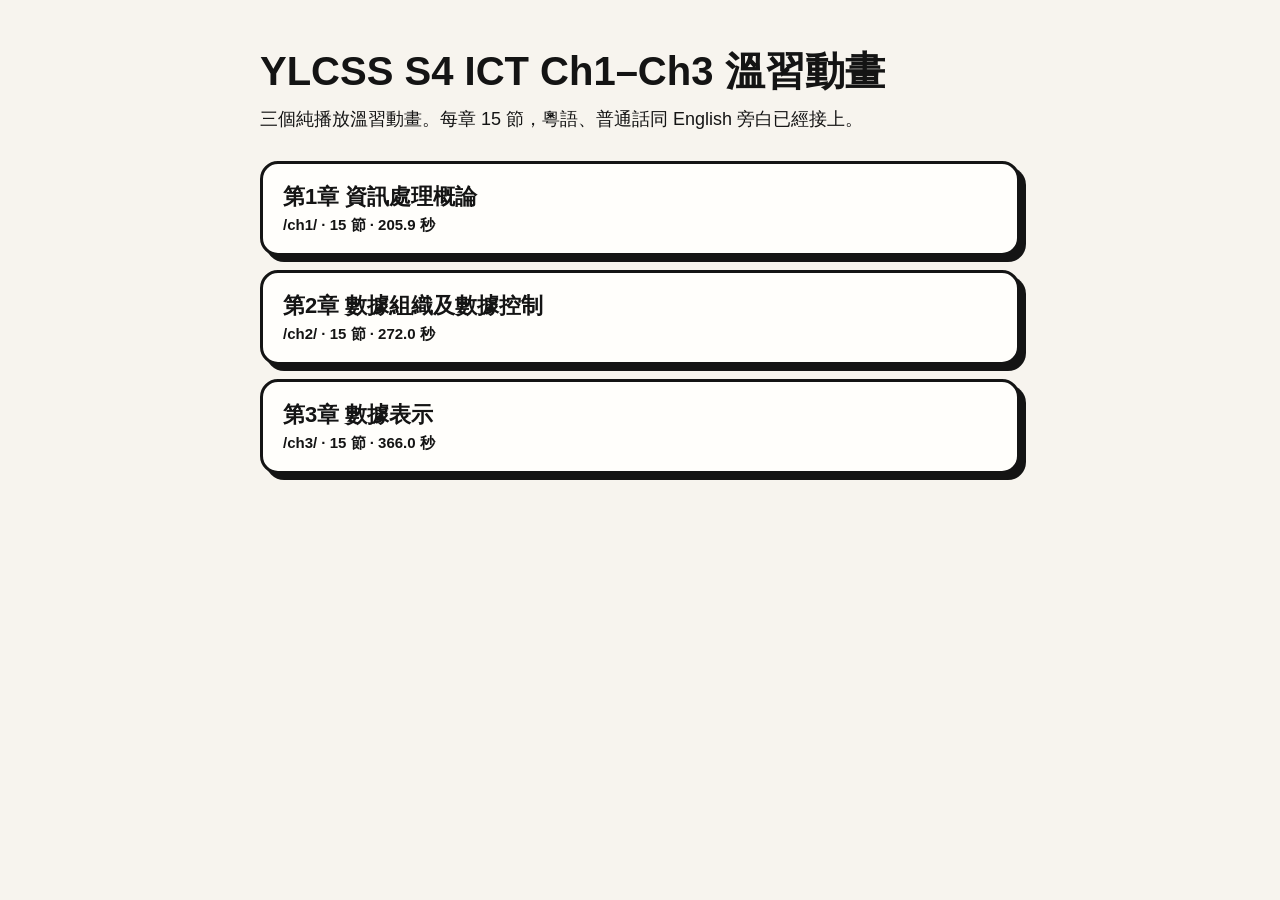
<file: index.html>
<!DOCTYPE html>
<html lang="zh-HK">
<head>
  <meta charset="utf-8">
  <meta name="viewport" content="width=device-width, initial-scale=1">
  <title>YLCSS S4 ICT Ch1–Ch3 溫習動畫</title>
  <style>
    :root { color-scheme: light; }
    body {
      margin: 0;
      min-height: 100vh;
      background: #F7F4EE;
      color: #141414;
      font-family: "PingFang HK", "Noto Sans TC", "Microsoft JhengHei", sans-serif;
    }
    main { max-width: 760px; margin: 0 auto; padding: 48px 20px 64px; }
    h1 { font-size: 40px; line-height: 1.15; margin: 0 0 12px; }
    p { font-size: 18px; line-height: 1.5; margin: 0 0 28px; }
    ul { list-style: none; padding: 0; margin: 0; display: grid; gap: 14px; }
    a {
      display: block;
      padding: 18px 20px;
      background: #FFFEFB;
      color: #141414;
      text-decoration: none;
      border: 3px solid #141414;
      border-radius: 18px;
      box-shadow: 6px 6px 0 #141414;
      font-weight: 800;
      font-size: 22px;
    }
    a small { display: block; margin-top: 4px; font-size: 15px; font-weight: 700; }
    a:hover { background: #D6FF3F; }
  </style>
</head>
<body>
  <main>
    <h1>YLCSS S4 ICT Ch1–Ch3 溫習動畫</h1>
    <p>三個純播放溫習動畫。每章 15 節，粵語、普通話同 English 旁白已經接上。</p>
    <ul>
      <li><a href="ch1/">第1章 資訊處理概論<small>/ch1/ · 15 節 · 205.9 秒</small></a></li>
      <li><a href="ch2/">第2章 數據組織及數據控制<small>/ch2/ · 15 節 · 272.0 秒</small></a></li>
      <li><a href="ch3/">第3章 數據表示<small>/ch3/ · 15 節 · 366.0 秒</small></a></li>
    </ul>
  </main>
</body>
</html>
</file>
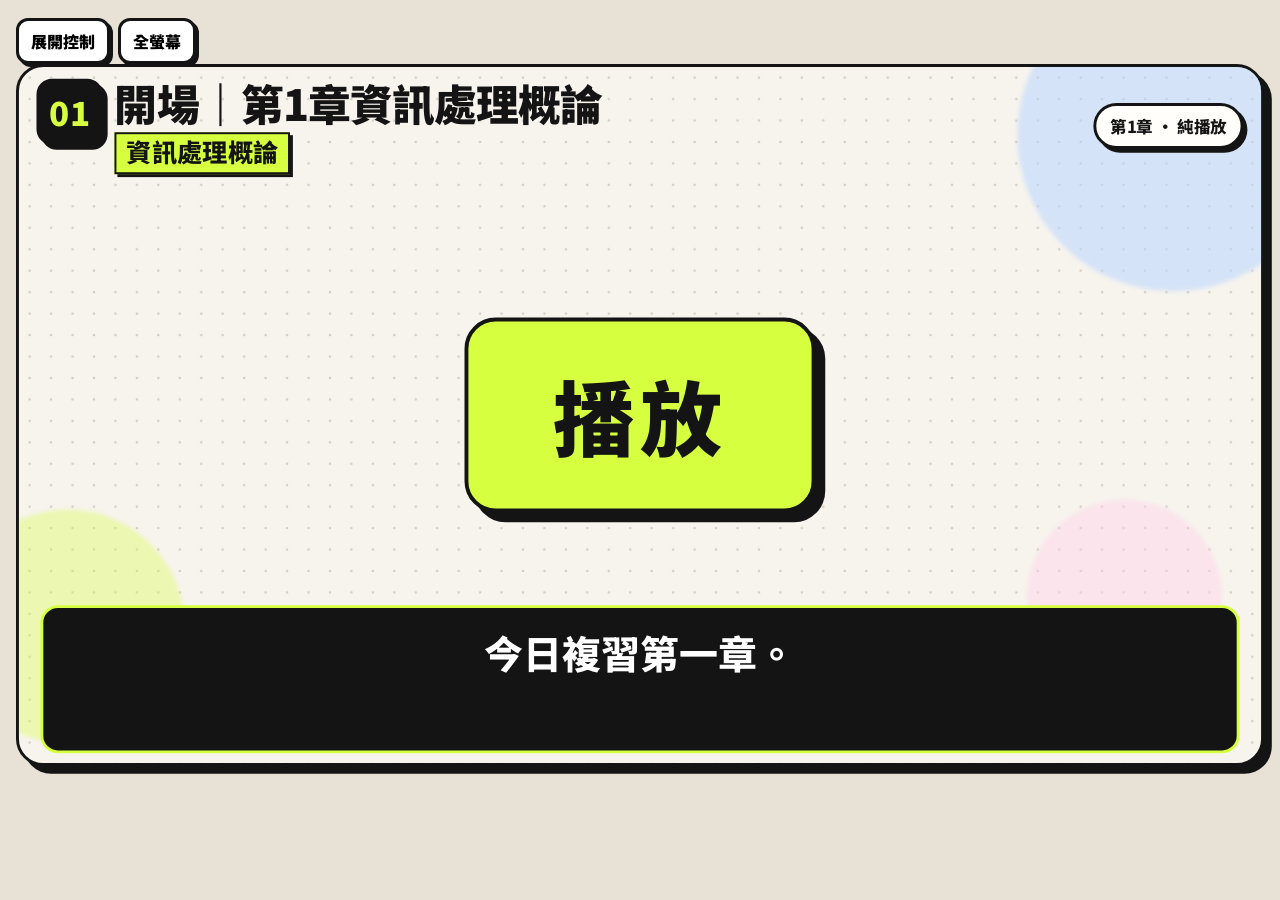
<file: ch1/index.html>
<!DOCTYPE html>
<html lang="zh-HK">
<head>
  <meta charset="utf-8">
  <meta name="viewport" content="width=device-width, initial-scale=1">
  <script>
    (function () {
      var size = "l";
      try {
        var saved = localStorage.getItem("ch1-player-sub-size");
        if (saved === "s" || saved === "m" || saved === "l") size = saved;
      } catch (err) {}
      document.documentElement.setAttribute("data-sub-size", size);

      try {
        if (localStorage.getItem("ch1-ui-collapse-dock") === "open") {
          document.documentElement.classList.add("dock-open");
        }
      } catch (err2) {}
    })();
  </script>
  <title>第1章 資訊處理概論</title>
  <link rel="preconnect" href="https://fonts.googleapis.com">
  <link rel="preconnect" href="https://fonts.gstatic.com" crossorigin>
  <link href="https://fonts.googleapis.com/css2?family=Noto+Sans+SC:wght@500;700;900&family=Noto+Sans+TC:wght@500;700;900&family=Noto+Sans:wght@500;700;900&display=swap" rel="stylesheet">
  <link rel="stylesheet" href="css/player.css">
</head>
<body>
  <main class="page">
    <h1 class="sr-only">第1章 資訊處理概論</h1>
    <div class="player-shell" id="playerShell">
      <div class="chrome-bar" id="chromeBar">
        <button type="button" class="ctrl" id="panelToggle" data-testid="dock-toggle" aria-expanded="false" aria-controls="controlDock">
          <span class="when-collapsed">展開控制</span>
          <span class="when-open">收合控制</span>
        </button>
        <button type="button" class="ctrl" id="fsBtn" data-testid="fullscreen" aria-pressed="false">全螢幕</button>
      </div>
      <div class="dock-clip" id="dockClip">
        <div class="dock-clip-inner">
        <section class="dock" id="controlDock" aria-label="播放控制">
          <div class="dock-row">
            <button type="button" class="ctrl primary" id="playBtn" data-testid="play">播放</button>
            <button type="button" class="ctrl" id="pauseBtn" data-testid="pause" disabled>暫停</button>
            <button type="button" class="ctrl" id="prevBtn" data-testid="prev">上一節</button>
            <button type="button" class="ctrl" id="nextBtn" data-testid="next">下一節</button>
            <button type="button" class="ctrl" id="replayBtn" data-testid="replay">重播</button>
            <span class="beat-id" id="beatId" data-testid="beatId">B01 · 1/15</span>
            <span class="clock" id="clock" data-testid="clock">00:00 / 00:00</span>
          </div>
          <label class="sr-only" for="scrub">進度</label>
          <input class="scrub" id="scrub" data-testid="scrub" type="range" min="0" max="1000" step="1" value="0">

          <div class="dock-row">
            <span class="field-label">聲線</span>
            <button type="button" class="ctrl is-on" data-lang="yue" data-testid="lang-yue" aria-pressed="true">粵語 <small class="track-state">已就緒</small></button>
            <button type="button" class="ctrl" data-lang="cmn" data-testid="lang-cmn" aria-pressed="false">普通話 <small class="track-state">已就緒</small></button>
            <button type="button" class="ctrl" data-lang="en" data-testid="lang-en" aria-pressed="false">English <small class="track-state">已就緒</small></button>
            <button type="button" class="ctrl is-on" id="subsBtn" data-testid="subs" aria-pressed="true">字幕開</button>
            <div class="sub-size-group" role="group" aria-label="字幕大小">
              <span class="field-label">大小</span>
              <button type="button" class="ctrl" data-sub-size="s" data-testid="sub-size-s" aria-pressed="false">小</button>
              <button type="button" class="ctrl" data-sub-size="m" data-testid="sub-size-m" aria-pressed="false">中</button>
              <button type="button" class="ctrl is-on" data-sub-size="l" data-testid="sub-size-l" aria-pressed="true">大</button>
            </div>
          </div>

          <div class="dock-row">
            <label class="field-label" for="speedSlider">播放速度</label>
            <input id="speedSlider" data-testid="speed" type="range" min="0.5" max="2" step="0.05" value="1">
            <span class="speed-readout" id="speedReadout">1x</span>
            <button type="button" class="ctrl" data-speed="0.75">0.75x</button>
            <button type="button" class="ctrl is-on" data-speed="1">1x</button>
            <button type="button" class="ctrl" data-speed="1.25">1.25x</button>
            <button type="button" class="ctrl" data-speed="1.5">1.5x</button>
            <button type="button" class="ctrl" data-speed="2">2x</button>
          </div>

          <div class="dock-row">
            <label class="field-label" for="waitSlider">旁白停頓</label>
            <input id="waitSlider" data-testid="wait" type="range" min="0" max="3" step="0.1" value="0.5">
            <span class="wait-readout" id="waitReadout">0.5 秒</span>
            <button type="button" class="ctrl is-on" data-wait="0.5">短</button>
            <button type="button" class="ctrl" data-wait="1.5">中</button>
            <button type="button" class="ctrl" data-wait="3">長</button>
          </div>
          <p class="status" id="status" data-testid="status">正在準備畫面…</p>
        </section>
        </div>
      </div>

      <div class="stage-slot" id="stageSlot">
        <div class="stage-scale" id="stageScale">
          <div class="stage" id="stage" role="region" aria-label="第1章 資訊處理概論畫面">
            <div class="blob blob-a"></div>
            <div class="blob blob-b"></div>
            <div class="blob blob-c"></div>
            <header class="topbar">
              <div class="badge" id="beatBadge">01</div>
              <div class="title-wrap">
                <p class="beat-title" id="beatTitle">開場｜第1章資訊處理概論</p>
                <div class="kw" id="beatKeyword">資訊處理概論</div>
              </div>
              <div class="chapter-pill">第1章 · 純播放</div>
            </header>
            <div class="scene-stack" id="sceneStack"></div>
            <div class="dwell-chip" id="dwellChip" hidden>停頓</div>
            <div class="sub-wrap">
              <p class="sub-bar" id="subtitle" aria-live="polite"></p>
            </div>
            <p class="stage-pause-hint" id="stagePauseHint" data-testid="stage-pause-hint" role="status" hidden>暫停<small>再撳繼續</small></p>
            <button type="button" class="transport-overlay" id="stagePlay" data-testid="stage-play">播放</button>
            <button type="button" class="transport-overlay" id="stageReplay" data-testid="stage-replay" hidden>重播</button>
          </div>
        </div>
      </div>
      <p class="fs-hint" id="fsHint" role="status" hidden></p>
    </div>
  </main>
  <script src="vendor/gsap.min.js"></script>
  <script>
    if (!window.gsap) {
      document.write('<script src="https://cdn.jsdelivr.net/npm/gsap@3.12.5/dist/gsap.min.js"><' + '/script>');
    }
  </script>
  <script src="js/beats.js"></script>
  <script src="js/cues.js"></script>
  <script src="js/scenes.js"></script>
  <script src="js/player.js"></script>
  <script src="js/ui.js"></script>
</body>
</html>
</file>
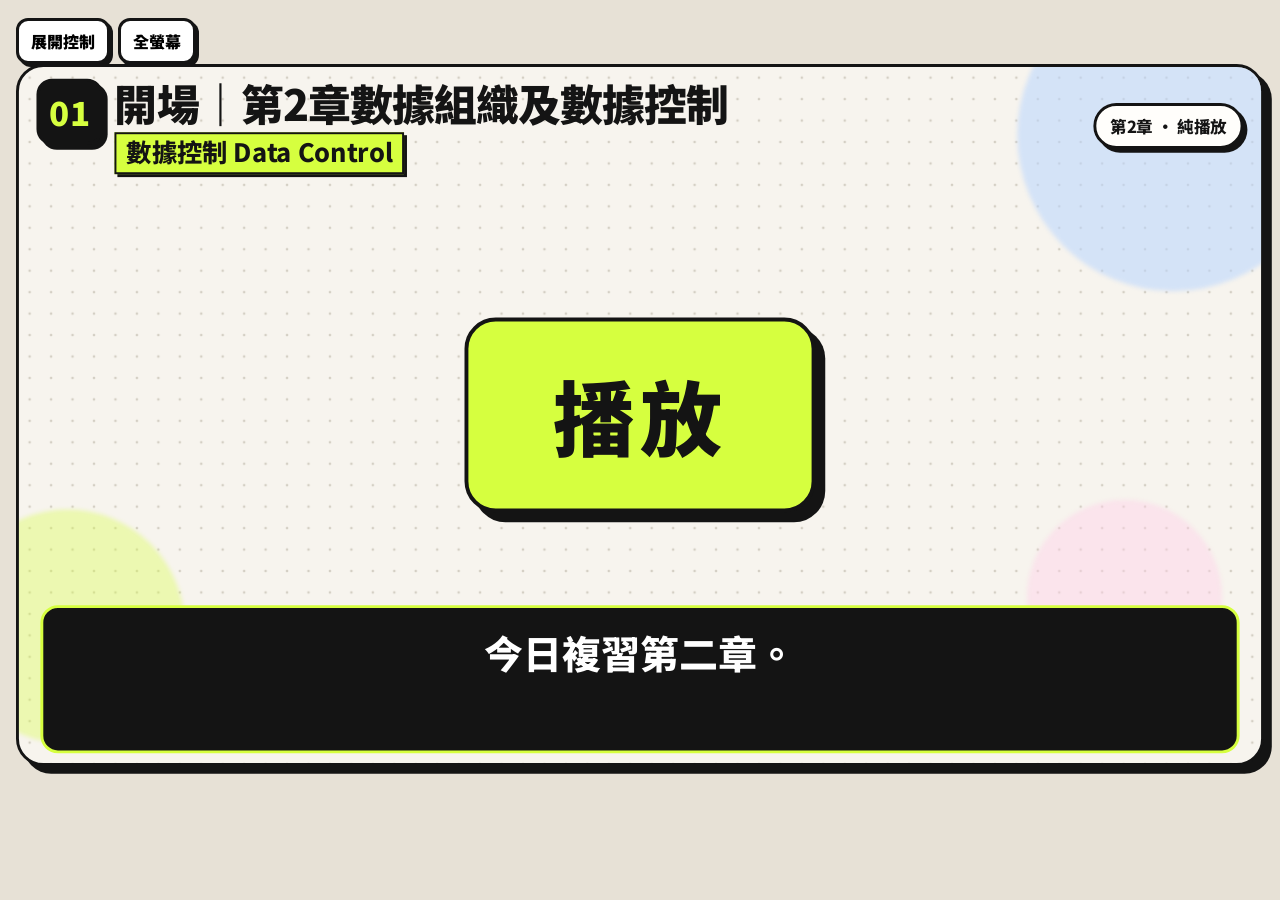
<file: ch2/index.html>
<!DOCTYPE html>
<html lang="zh-HK">
<head>
  <meta charset="utf-8">
  <meta name="viewport" content="width=device-width, initial-scale=1">
  <script>
    (function () {
      var size = "l";
      try {
        var saved = localStorage.getItem("ch2-player-sub-size");
        if (saved === "s" || saved === "m" || saved === "l") size = saved;
      } catch (err) {}
      document.documentElement.setAttribute("data-sub-size", size);

      try {
        if (localStorage.getItem("ch2-ui-collapse-dock") === "open") {
          document.documentElement.classList.add("dock-open");
        }
      } catch (err2) {}
    })();
  </script>
  <title>第2章 數據組織及數據控制</title>
  <link rel="preconnect" href="https://fonts.googleapis.com">
  <link rel="preconnect" href="https://fonts.gstatic.com" crossorigin>
  <link href="https://fonts.googleapis.com/css2?family=Noto+Sans+SC:wght@500;700;900&family=Noto+Sans+TC:wght@500;700;900&family=Noto+Sans:wght@500;700;900&display=swap" rel="stylesheet">
  <link rel="stylesheet" href="css/player.css">
</head>
<body>
  <main class="page">
    <h1 class="sr-only">第2章 數據組織及數據控制</h1>
    <div class="player-shell" id="playerShell">
      <div class="chrome-bar" id="chromeBar">
        <button type="button" class="ctrl" id="panelToggle" data-testid="dock-toggle" aria-expanded="false" aria-controls="controlDock">
          <span class="when-collapsed">展開控制</span>
          <span class="when-open">收合控制</span>
        </button>
        <button type="button" class="ctrl" id="fsBtn" data-testid="fullscreen" aria-pressed="false">全螢幕</button>
      </div>
      <div class="dock-clip" id="dockClip">
        <div class="dock-clip-inner">
        <section class="dock" id="controlDock" aria-label="播放控制">
          <div class="dock-row">
            <button type="button" class="ctrl primary" id="playBtn" data-testid="play">播放</button>
            <button type="button" class="ctrl" id="pauseBtn" data-testid="pause" disabled>暫停</button>
            <button type="button" class="ctrl" id="prevBtn" data-testid="prev">上一節</button>
            <button type="button" class="ctrl" id="nextBtn" data-testid="next">下一節</button>
            <button type="button" class="ctrl" id="replayBtn" data-testid="replay">重播</button>
            <span class="beat-id" id="beatId" data-testid="beatId">B01 · 1/15</span>
            <span class="clock" id="clock" data-testid="clock">00:00 / 00:00</span>
          </div>
          <label class="sr-only" for="scrub">進度</label>
          <input class="scrub" id="scrub" data-testid="scrub" type="range" min="0" max="1000" step="1" value="0">

          <div class="dock-row">
            <span class="field-label">聲線</span>
            <button type="button" class="ctrl is-on" data-lang="yue" data-testid="lang-yue" aria-pressed="true">粵語 <small class="track-state">已就緒</small></button>
            <button type="button" class="ctrl" data-lang="cmn" data-testid="lang-cmn" aria-pressed="false">普通話 <small class="track-state">已就緒</small></button>
            <button type="button" class="ctrl" data-lang="en" data-testid="lang-en" aria-pressed="false">English <small class="track-state">已就緒</small></button>
            <button type="button" class="ctrl is-on" id="subsBtn" data-testid="subs" aria-pressed="true">字幕開</button>
            <div class="sub-size-group" role="group" aria-label="字幕大小">
              <span class="field-label">大小</span>
              <button type="button" class="ctrl" data-sub-size="s" data-testid="sub-size-s" aria-pressed="false">小</button>
              <button type="button" class="ctrl" data-sub-size="m" data-testid="sub-size-m" aria-pressed="false">中</button>
              <button type="button" class="ctrl is-on" data-sub-size="l" data-testid="sub-size-l" aria-pressed="true">大</button>
            </div>
          </div>

          <div class="dock-row">
            <label class="field-label" for="speedSlider">播放速度</label>
            <input id="speedSlider" data-testid="speed" type="range" min="0.5" max="2" step="0.05" value="1">
            <span class="speed-readout" id="speedReadout">1x</span>
            <button type="button" class="ctrl" data-speed="0.75">0.75x</button>
            <button type="button" class="ctrl is-on" data-speed="1">1x</button>
            <button type="button" class="ctrl" data-speed="1.25">1.25x</button>
            <button type="button" class="ctrl" data-speed="1.5">1.5x</button>
            <button type="button" class="ctrl" data-speed="2">2x</button>
          </div>

          <div class="dock-row">
            <label class="field-label" for="waitSlider">旁白停頓</label>
            <input id="waitSlider" data-testid="wait" type="range" min="0" max="3" step="0.1" value="0.5">
            <span class="wait-readout" id="waitReadout">0.5 秒</span>
            <button type="button" class="ctrl is-on" data-wait="0.5">短</button>
            <button type="button" class="ctrl" data-wait="1.5">中</button>
            <button type="button" class="ctrl" data-wait="3">長</button>
          </div>
          <p class="status" id="status" data-testid="status">正在準備畫面…</p>
        </section>
        </div>
      </div>

      <div class="stage-slot" id="stageSlot">
        <div class="stage-scale" id="stageScale">
          <div class="stage" id="stage" role="region" aria-label="第2章 數據組織及數據控制畫面">
            <div class="blob blob-a"></div>
            <div class="blob blob-b"></div>
            <div class="blob blob-c"></div>
            <header class="topbar">
              <div class="badge" id="beatBadge">01</div>
              <div class="title-wrap">
                <p class="beat-title" id="beatTitle">開場｜第2章數據組織及數據控制</p>
                <div class="kw" id="beatKeyword">數據控制 Data Control</div>
              </div>
              <div class="chapter-pill">第2章 · 純播放</div>
            </header>
            <div class="scene-stack" id="sceneStack"></div>
            <div class="dwell-chip" id="dwellChip" hidden>停頓</div>
            <div class="sub-wrap">
              <p class="sub-bar" id="subtitle" aria-live="polite"></p>
            </div>
            <p class="stage-pause-hint" id="stagePauseHint" data-testid="stage-pause-hint" role="status" hidden>暫停<small>再撳繼續</small></p>
            <button type="button" class="transport-overlay" id="stagePlay" data-testid="stage-play">播放</button>
            <button type="button" class="transport-overlay" id="stageReplay" data-testid="stage-replay" hidden>重播</button>
          </div>
        </div>
      </div>
      <p class="fs-hint" id="fsHint" role="status" hidden></p>
    </div>
  </main>
  <script src="vendor/gsap.min.js"></script>
  <script>
    if (!window.gsap) {
      document.write('<script src="https://cdn.jsdelivr.net/npm/gsap@3.12.5/dist/gsap.min.js"><' + '/script>');
    }
  </script>
  <script src="js/beats.js"></script>
  <script src="js/cues.js"></script>
  <script src="js/scenes.js"></script>
  <script src="js/player.js"></script>
  <script src="js/ui.js"></script>
</body>
</html>
</file>
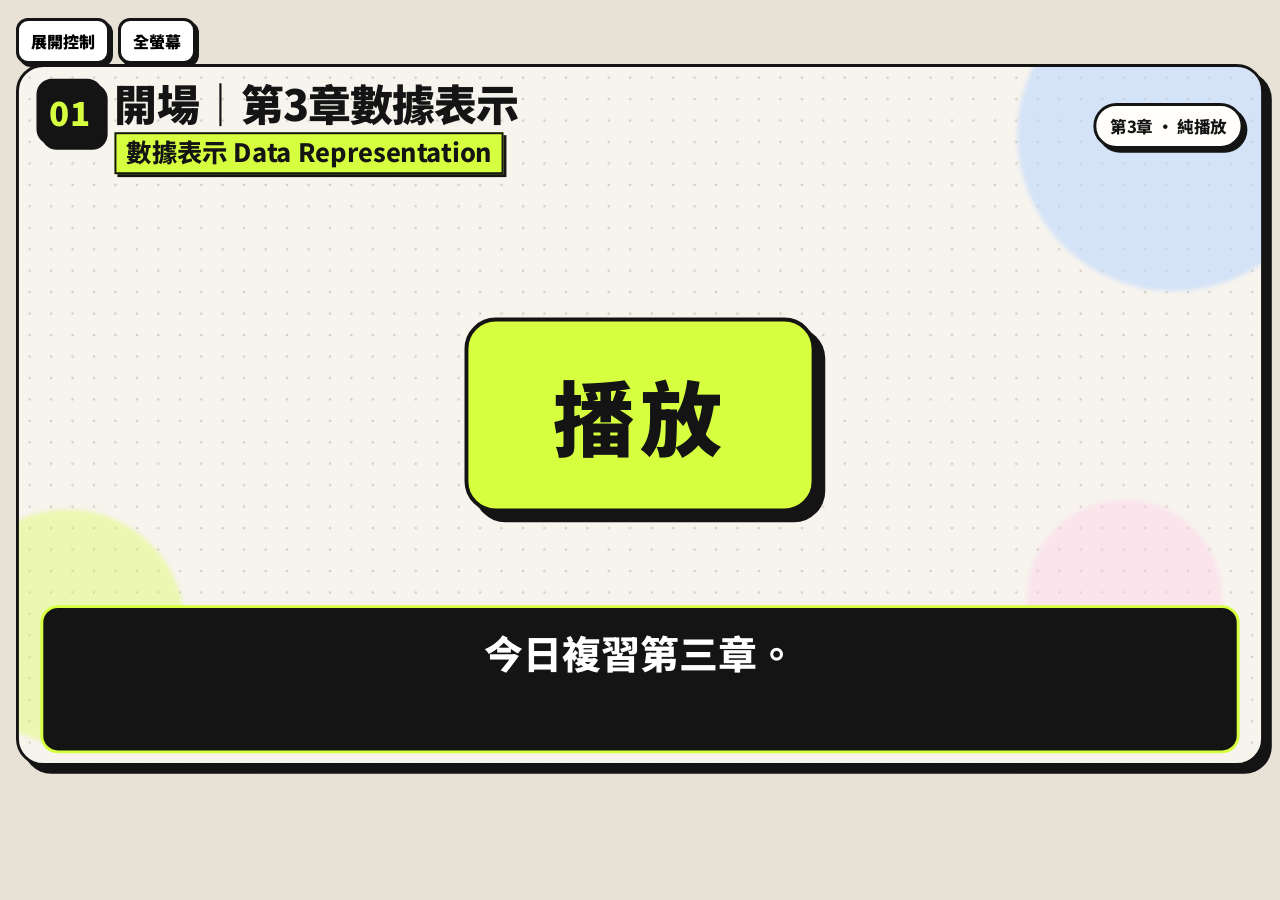
<file: ch3/index.html>
<!DOCTYPE html>
<html lang="zh-HK">
<head>
  <meta charset="utf-8">
  <meta name="viewport" content="width=device-width, initial-scale=1">
  <script>
    (function () {
      var size = "l";
      try {
        var saved = localStorage.getItem("ch3-player-sub-size");
        if (saved === "s" || saved === "m" || saved === "l") size = saved;
      } catch (err) {}
      document.documentElement.setAttribute("data-sub-size", size);

      try {
        if (localStorage.getItem("ch3-ui-collapse-dock") === "open") {
          document.documentElement.classList.add("dock-open");
        }
      } catch (err2) {}
    })();
  </script>
  <title>第3章 數據表示</title>
  <link rel="preconnect" href="https://fonts.googleapis.com">
  <link rel="preconnect" href="https://fonts.gstatic.com" crossorigin>
  <link href="https://fonts.googleapis.com/css2?family=Noto+Sans+SC:wght@500;700;900&family=Noto+Sans+TC:wght@500;700;900&family=Noto+Sans:wght@500;700;900&display=swap" rel="stylesheet">
  <link rel="stylesheet" href="css/player.css">
</head>
<body>
  <main class="page">
    <h1 class="sr-only">第3章 數據表示</h1>
    <div class="player-shell" id="playerShell">
      <div class="chrome-bar" id="chromeBar">
        <button type="button" class="ctrl" id="panelToggle" data-testid="dock-toggle" aria-expanded="false" aria-controls="controlDock">
          <span class="when-collapsed">展開控制</span>
          <span class="when-open">收合控制</span>
        </button>
        <button type="button" class="ctrl" id="fsBtn" data-testid="fullscreen" aria-pressed="false">全螢幕</button>
      </div>
      <div class="dock-clip" id="dockClip">
        <div class="dock-clip-inner">
        <section class="dock" id="controlDock" aria-label="播放控制">
          <div class="dock-row">
            <button type="button" class="ctrl primary" id="playBtn" data-testid="play">播放</button>
            <button type="button" class="ctrl" id="pauseBtn" data-testid="pause" disabled>暫停</button>
            <button type="button" class="ctrl" id="prevBtn" data-testid="prev">上一節</button>
            <button type="button" class="ctrl" id="nextBtn" data-testid="next">下一節</button>
            <button type="button" class="ctrl" id="replayBtn" data-testid="replay">重播</button>
            <span class="beat-id" id="beatId" data-testid="beatId">B01 · 1/15</span>
            <span class="clock" id="clock" data-testid="clock">00:00 / 00:00</span>
          </div>
          <label class="sr-only" for="scrub">進度</label>
          <input class="scrub" id="scrub" data-testid="scrub" type="range" min="0" max="1000" step="1" value="0">

          <div class="dock-row">
            <span class="field-label">聲線</span>
            <button type="button" class="ctrl is-on" data-lang="yue" data-testid="lang-yue" aria-pressed="true">粵語 <small class="track-state">已就緒</small></button>
            <button type="button" class="ctrl" data-lang="cmn" data-testid="lang-cmn" aria-pressed="false">普通話 <small class="track-state">已就緒</small></button>
            <button type="button" class="ctrl" data-lang="en" data-testid="lang-en" aria-pressed="false">English <small class="track-state">已就緒</small></button>
            <button type="button" class="ctrl is-on" id="subsBtn" data-testid="subs" aria-pressed="true">字幕開</button>
            <div class="sub-size-group" role="group" aria-label="字幕大小">
              <span class="field-label">大小</span>
              <button type="button" class="ctrl" data-sub-size="s" data-testid="sub-size-s" aria-pressed="false">小</button>
              <button type="button" class="ctrl" data-sub-size="m" data-testid="sub-size-m" aria-pressed="false">中</button>
              <button type="button" class="ctrl is-on" data-sub-size="l" data-testid="sub-size-l" aria-pressed="true">大</button>
            </div>
          </div>

          <div class="dock-row">
            <label class="field-label" for="speedSlider">播放速度</label>
            <input id="speedSlider" data-testid="speed" type="range" min="0.5" max="2" step="0.05" value="1">
            <span class="speed-readout" id="speedReadout">1x</span>
            <button type="button" class="ctrl" data-speed="0.75">0.75x</button>
            <button type="button" class="ctrl is-on" data-speed="1">1x</button>
            <button type="button" class="ctrl" data-speed="1.25">1.25x</button>
            <button type="button" class="ctrl" data-speed="1.5">1.5x</button>
            <button type="button" class="ctrl" data-speed="2">2x</button>
          </div>

          <div class="dock-row">
            <label class="field-label" for="waitSlider">旁白停頓</label>
            <input id="waitSlider" data-testid="wait" type="range" min="0" max="3" step="0.1" value="0.5">
            <span class="wait-readout" id="waitReadout">0.5 秒</span>
            <button type="button" class="ctrl is-on" data-wait="0.5">短</button>
            <button type="button" class="ctrl" data-wait="1.5">中</button>
            <button type="button" class="ctrl" data-wait="3">長</button>
          </div>
          <p class="status" id="status" data-testid="status">正在準備畫面…</p>
        </section>
        </div>
      </div>

      <div class="stage-slot" id="stageSlot">
        <div class="stage-scale" id="stageScale">
          <div class="stage" id="stage" role="region" aria-label="第3章 數據表示畫面">
            <div class="blob blob-a"></div>
            <div class="blob blob-b"></div>
            <div class="blob blob-c"></div>
            <header class="topbar">
              <div class="badge" id="beatBadge">01</div>
              <div class="title-wrap">
                <p class="beat-title" id="beatTitle">開場｜第3章數據表示</p>
                <div class="kw" id="beatKeyword">數據表示 Data Representation</div>
              </div>
              <div class="chapter-pill">第3章 · 純播放</div>
            </header>
            <div class="scene-stack" id="sceneStack"></div>
            <div class="dwell-chip" id="dwellChip" hidden>停頓</div>
            <div class="sub-wrap">
              <p class="sub-bar" id="subtitle" aria-live="polite"></p>
            </div>
            <p class="stage-pause-hint" id="stagePauseHint" data-testid="stage-pause-hint" role="status" hidden>暫停<small>再撳繼續</small></p>
            <button type="button" class="transport-overlay" id="stagePlay" data-testid="stage-play">播放</button>
            <button type="button" class="transport-overlay" id="stageReplay" data-testid="stage-replay" hidden>重播</button>
          </div>
        </div>
      </div>
      <p class="fs-hint" id="fsHint" role="status" hidden></p>
    </div>
  </main>
  <script src="vendor/gsap.min.js"></script>
  <script>
    if (!window.gsap) {
      document.write('<script src="https://cdn.jsdelivr.net/npm/gsap@3.12.5/dist/gsap.min.js"><' + '/script>');
    }
  </script>
  <script src="js/beats.js"></script>
  <script src="js/cues.js"></script>
  <script src="js/scenes.js"></script>
  <script src="js/player.js"></script>
  <script src="js/ui.js"></script>
</body>
</html>
</file>
<file: ch1/css/player.css>
:root {
  --cream: #F7F4EE;
  --ink: #141414;
  --lime: #D6FF3F;
  --card: #FFFEFB;
  --red: #E23B3B;
  --blue: #B9D6FF;
  --mint: #B8F2D0;
  --pink: #FFD0E8;
  --stroke: 3px;
  --shadow: 6px 6px 0 var(--ink);
  --dock-shadow: 8px 8px 0 var(--ink);
  --sub-size: 40px;
  --sub-lh: 1.38;
  --sub-pad-y: 18px;
  --scene-bottom: 180px;
  font-family: "Noto Sans TC", "Noto Sans SC", "Noto Sans", "PingFang HK", "Microsoft JhengHei", "Heiti TC", sans-serif;
}

:root[data-sub-size="s"] {
  --sub-size: 20px;
  --sub-lh: 1.45;
  --sub-pad-y: 12px;
  --scene-bottom: 128px;
}

:root[data-sub-size="m"] {
  --sub-size: 30px;
  --sub-lh: 1.42;
  --sub-pad-y: 15px;
  --scene-bottom: 152px;
}

:root[data-sub-size="l"] {
  --sub-size: 40px;
  --sub-lh: 1.38;
  --sub-pad-y: 18px;
  --scene-bottom: 180px;
}

* { box-sizing: border-box; }

body {
  margin: 0;
  background: #E7E1D6;
  color: var(--ink);
}

button, input { font-family: inherit; }

.page {
  padding: 18px 16px 28px;
}

@media (max-width: 640px) {
  .page { padding: 8px 8px 18px; }
}

.stage-slot {
  width: min(1280px, 100%);
  margin: 0 auto;
}

.stage-scale {
  position: relative;
  margin: 0 auto;
}

.stage {
  position: absolute;
  left: 0;
  top: 0;
  width: 1280px;
  height: 720px;
  transform-origin: top left;
  background-color: var(--cream);
  background-image: radial-gradient(#d4cfc4 1.5px, transparent 1.6px);
  background-size: 22px 22px;
  border: 3px solid var(--ink);
  border-radius: 28px;
  box-shadow: var(--dock-shadow);
  overflow: hidden;
  touch-action: manipulation;
  -webkit-tap-highlight-color: transparent;
}

.stage.is-stage-toggle {
  cursor: pointer;
}

.blob {
  position: absolute;
  border-radius: 50%;
  pointer-events: none;
  filter: blur(2px);
}

.blob-a { width: 320px; height: 320px; background: rgba(185, 214, 255, 0.55); top: -90px; right: -70px; }
.blob-b { width: 240px; height: 240px; background: rgba(214, 255, 63, 0.35); bottom: 20px; left: -70px; }
.blob-c { width: 200px; height: 200px; background: rgba(255, 208, 232, 0.45); bottom: 70px; right: 40px; }

.topbar {
  position: absolute;
  z-index: 4;
  top: 12px;
  left: 18px;
  right: 18px;
  display: flex;
  gap: 12px;
  align-items: flex-start;
}

.badge {
  width: 68px;
  height: 68px;
  flex: 0 0 auto;
  display: grid;
  place-items: center;
  background: var(--ink);
  color: var(--lime);
  font-size: 34px;
  font-weight: 900;
  border-radius: 16px;
  border: 3px solid var(--ink);
  box-shadow: 5px 5px 0 var(--ink);
}

.title-wrap { min-width: 0; padding-top: 0; }

.beat-title {
  margin: 0;
  font-size: 44px;
  line-height: 1.12;
  font-weight: 900;
  letter-spacing: -0.02em;
}

.kw {
  display: inline-block;
  margin-top: 6px;
  padding: 2px 10px 4px;
  background: var(--lime);
  border: 2px solid var(--ink);
  box-shadow: 3px 3px 0 var(--ink);
  font-size: 26px;
  font-weight: 800;
  line-height: 1.25;
  transform-origin: left center;
}

.chapter-pill {
  margin-left: auto;
  align-self: center;
  background: var(--card);
  border: 3px solid var(--ink);
  border-radius: 999px;
  box-shadow: 4px 4px 0 var(--ink);
  padding: 8px 14px;
  font-weight: 800;
  font-size: 17px;
  white-space: nowrap;
}

.scene-stack { position: absolute; inset: 0; z-index: 2; }

.scene {
  position: absolute;
  left: 24px;
  right: 24px;
  top: 116px;
  bottom: var(--scene-bottom);
  opacity: 0;
  overflow: hidden;
  font-size: 22px;
  line-height: 1.35;
}

/* height:100% on these roots ignored bottom and slid under the caption. */
.scene.fmt-row,
.scene.hw,
.scene.bitmap-layout,
.scene.vector-layout,
.scene.formula-layout {
  height: auto;
}

.sub-wrap {
  position: absolute;
  z-index: 5;
  left: 22px;
  right: 22px;
  bottom: 10px;
  display: flex;
  justify-content: center;
  align-items: flex-end;
  pointer-events: none;
}

.sub-bar {
  margin: 0;
  width: 100%;
  max-width: 1236px;
  box-sizing: border-box;
  background: var(--ink);
  color: #fff;
  border: 3px solid var(--lime);
  border-radius: 18px;
  padding: var(--sub-pad-y) 26px;
  min-height: calc(var(--sub-size) * var(--sub-lh) * 2 + var(--sub-pad-y) * 2 + 6px);
  font-size: var(--sub-size);
  font-weight: 800;
  line-height: var(--sub-lh);
  text-align: center;
  white-space: pre-line;
  display: -webkit-box;
  -webkit-line-clamp: 2;
  -webkit-box-orient: vertical;
  overflow: hidden;
}

.stage.subs-off .sub-bar { visibility: hidden; }

.dwell-chip {
  position: absolute;
  z-index: 6;
  top: 128px;
  right: 40px;
  background: var(--lime);
  border: 3px solid var(--ink);
  box-shadow: 4px 4px 0 var(--ink);
  border-radius: 999px;
  padding: 6px 12px;
  font-weight: 900;
  font-size: 16px;
}

.dwell-chip[hidden] { display: none !important; }

.sticker {
  background: var(--card);
  border: 3px solid var(--ink);
  border-radius: 18px;
  box-shadow: var(--shadow);
}

.hero {
  display: flex;
  justify-content: space-between;
  align-items: center;
  gap: 16px;
  padding: 10px 16px;
}

.hero h2 {
  margin: 0;
  font-size: 52px;
  line-height: 1.08;
  letter-spacing: -0.03em;
}

.eyebrow { margin: 0 0 4px; font-weight: 800; font-size: 22px; }

.icon-row {
  display: flex;
  justify-content: center;
  gap: 14px;
  margin-top: 12px;
}

.icon-card {
  flex: 1;
  width: auto;
  height: 150px;
  display: flex;
  flex-direction: column;
  align-items: center;
  justify-content: center;
  gap: 6px;
  font-weight: 900;
  font-size: 32px;
}

.icon-card svg { width: 86px; height: 72px; }

.sweep {
  position: relative;
  height: 52px;
  margin-top: 10px;
}

.sweep-arrow {
  position: absolute;
  top: 6px;
  left: 0;
  background: var(--ink);
  color: var(--lime);
  font-weight: 900;
  font-size: 28px;
  padding: 6px 14px;
  border-radius: 999px;
  border: 3px solid var(--ink);
  box-shadow: 4px 4px 0 var(--lime);
  white-space: nowrap;
}

.wave-card { padding: 6px 10px 2px; }
.wave-card svg, .panel svg { width: 100%; height: 180px; display: block; }

.step-row {
  display: flex;
  gap: 12px;
  margin-top: 10px;
}

.step {
  flex: 1;
  display: flex;
  align-items: center;
  gap: 12px;
  padding: 10px 14px;
  font-size: 34px;
}

.step span {
  width: 56px;
  height: 56px;
  display: grid;
  place-items: center;
  background: var(--ink);
  color: var(--lime);
  border-radius: 14px;
  font-weight: 900;
  flex: 0 0 auto;
}

.step b { display: block; font-size: 34px; line-height: 1.15; }
.step small { font-size: 20px; font-weight: 700; }

.plot { position: relative; height: 320px; }
.plot svg.wave { position: absolute; left: 0; top: 0; }

.tick {
  position: absolute;
  top: 12px;
  height: 226px;
  border-left: 3px dashed rgba(20, 20, 20, 0.45);
}

.dot {
  position: absolute;
  width: 16px;
  height: 16px;
  margin-left: -8px;
  margin-top: -8px;
  border-radius: 50%;
  background: var(--lime);
  border: 3px solid var(--ink);
  box-shadow: 2px 2px 0 var(--ink);
}

.rate-row {
  display: flex;
  align-items: center;
  gap: 14px;
  margin-top: 8px;
}

.fake-slider {
  position: relative;
  flex: 1;
  height: 22px;
  background: #fff;
  border: 3px solid var(--ink);
  border-radius: 999px;
  box-shadow: 3px 3px 0 var(--ink);
}

.knob {
  position: absolute;
  top: -10px;
  left: 4px;
  width: 36px;
  height: 36px;
  border-radius: 50%;
  background: var(--lime);
  border: 3px solid var(--ink);
}

.rate-row > b { font-size: 26px; }
.rate-label { position: relative; min-height: 48px; font-size: 22px; }
.rate-label span { display: block; }
.rate-b { position: absolute; inset: 4px 8px auto; }

.rate-label {
  min-width: 188px;
  text-align: center;
  font-weight: 900;
  background: var(--card);
  border: 3px solid var(--ink);
  border-radius: 12px;
  box-shadow: 3px 3px 0 var(--ink);
  padding: 6px 8px;
}

.ladder {
  position: absolute;
  top: 16px;
  bottom: 46px;
  right: 24px;
  width: 250px;
}

.rung {
  position: absolute;
  left: 0;
  right: 0;
  border-top: 3px solid var(--ink);
}

.rung.fine { border-top-color: rgba(20, 20, 20, 0.35); }

.bit-meter {
  position: absolute;
  left: 24px;
  top: 24px;
  width: 92px;
  height: 230px;
  background: #fff;
  border: 3px solid var(--ink);
  border-radius: 16px;
  box-shadow: var(--shadow);
  overflow: hidden;
}

.bit-meter i {
  position: absolute;
  left: 0;
  right: 0;
  bottom: 0;
  height: 18%;
  background: var(--lime);
  border-top: 3px solid var(--ink);
}

.bit-readout {
  position: absolute;
  left: 24px;
  bottom: 8px;
  font-weight: 900;
  font-size: 24px;
  background: var(--ink);
  color: var(--lime);
  border-radius: 10px;
  padding: 4px 8px;
}

.hw {
  display: grid;
  grid-template-columns: 1.25fr 0.75fr;
  gap: 16px;
  height: 100%;
}

.hw-card { padding: 14px 16px; height: 100%; position: relative; }
.hw-card h3 { margin: 0 0 8px; font-size: 28px; }

.flow {
  display: flex;
  align-items: center;
  gap: 8px;
  flex-wrap: wrap;
}

.chip-box {
  min-width: 92px;
  text-align: center;
  padding: 10px 8px;
  font-weight: 900;
  font-size: 22px;
}

.bits { display: flex; gap: 5px; }
.bits b {
  width: 32px;
  height: 42px;
  display: grid;
  place-items: center;
  background: var(--ink);
  color: var(--lime);
  border-radius: 8px;
  border: 2px solid var(--ink);
  font-size: 20px;
}

.mini-wave { width: 120px; height: 46px; }

.sensor {
  display: grid;
  grid-template-columns: repeat(8, 1fr);
  gap: 4px;
  width: 280px;
  margin-top: 12px;
}

.sensor i {
  aspect-ratio: 1;
  background: #e7e1d6;
  border: 2px solid var(--ink);
  border-radius: 4px;
}

.sensor-labels { display: flex; gap: 8px; margin-top: 12px; }
.sensor-labels span {
  font-weight: 900;
  font-size: 22px;
  border: 3px solid var(--ink);
  border-radius: 10px;
  padding: 6px 10px;
  background: #fff;
  box-shadow: 3px 3px 0 var(--ink);
}

.split {
  display: grid;
  grid-template-columns: 1fr 1fr;
  gap: 12px;
  height: 280px;
}

.panel { padding: 10px 12px 0; position: relative; height: 100%; }
.panel h3 { margin: 0 0 2px; font-size: 26px; }
.panel svg { height: 200px; }

.particles { position: absolute; inset: 70px 20px 30px; pointer-events: none; }
.particle {
  position: absolute;
  width: 14px;
  height: 14px;
  border-radius: 50%;
  background: var(--red);
  border: 2px solid var(--ink);
}
.loss-tag {
  position: absolute;
  font-weight: 900;
  font-size: 22px;
  color: var(--red);
  background: #fff;
  border: 3px solid var(--red);
  border-radius: 10px;
  padding: 2px 8px;
}

.stamp-wrap { display: flex; justify-content: center; margin-top: 16px; }
.stamp {
  display: inline-block;
  border: 4px solid var(--red);
  color: var(--red);
  background: rgba(255, 254, 251, 0.92);
  font-weight: 900;
  font-size: 32px;
  padding: 6px 12px;
  border-radius: 12px;
  letter-spacing: 0.01em;
}

.bitmap-layout, .vector-layout, .formula-layout {
  display: grid;
  grid-template-columns: 340px 1fr;
  gap: 18px;
  height: 100%;
}

.px-frame {
  width: 300px;
  height: 240px;
  overflow: hidden;
  border: 3px solid var(--ink);
  border-radius: 16px;
  box-shadow: var(--shadow);
  background: #fff;
}

.px-grid {
  width: 300px;
  height: 240px;
  display: grid;
  grid-template-columns: repeat(10, 1fr);
  grid-template-rows: repeat(8, 1fr);
  gap: 2px;
  padding: 4px;
  background: var(--ink);
}

.px-grid i { display: block; background: #F7F4EE; }

.side-stack { display: flex; flex-direction: column; gap: 12px; }
.meter-row { display: flex; gap: 18px; }
.meter-col { display: flex; flex-direction: column; align-items: center; gap: 6px; font-weight: 800; font-size: 20px; }
.meter {
  width: 42px;
  height: 150px;
  background: #fff;
  border: 3px solid var(--ink);
  border-radius: 12px;
  box-shadow: 4px 4px 0 var(--ink);
  position: relative;
  overflow: hidden;
}
.meter i {
  position: absolute;
  left: 0; right: 0; bottom: 0;
  height: 8%;
  background: var(--lime);
  border-top: 3px solid var(--ink);
}

.swatches { display: flex; gap: 10px; }
.swatch {
  flex: 1;
  padding: 8px;
  text-align: center;
  font-weight: 800;
}
.swatch b { display: block; font-size: 22px; }
.swatch i { display: block; height: 28px; margin-bottom: 6px; border: 2px solid var(--ink); border-radius: 6px; }

.formula-board { padding: 10px 12px; display: flex; flex-direction: column; gap: 8px; }
.formula-row { display: flex; gap: 8px; align-items: flex-start; }
.kicker {
  flex: 0 0 auto;
  font-weight: 900;
  font-size: 20px;
  background: var(--ink);
  color: var(--lime);
  border-radius: 10px;
  padding: 6px 8px;
  margin-top: 2px;
}
.terms { display: flex; flex-wrap: wrap; gap: 8px; align-items: center; }
.term {
  display: inline-flex;
  align-items: center;
  background: #fff;
  border: 3px solid var(--ink);
  border-radius: 12px;
  box-shadow: 3px 3px 0 var(--ink);
  padding: 4px 8px;
  font-weight: 800;
  font-size: 22px;
  line-height: 1.25;
}
.bar-track {
  height: 36px;
  border: 3px solid var(--ink);
  border-radius: 12px;
  background: #fff;
  box-shadow: 4px 4px 0 var(--ink);
  position: relative;
  overflow: hidden;
}
.bar {
  height: 100%;
  width: 0;
  background: var(--lime);
  border-right: 3px solid var(--ink);
}
.bar-val {
  position: absolute;
  right: 8px;
  top: 3px;
  font-weight: 900;
  background: #fff;
  border: 2px solid var(--ink);
  border-radius: 8px;
  padding: 0 6px;
}
.eq-live { font-weight: 900; font-size: 26px; line-height: 1.3; }

.fmt-row, .recap-row, .vchip-row {
  display: flex;
  gap: 14px;
}
.fmt-row { height: 100%; }
.recap-row { min-height: 0; align-items: stretch; }
.fmt-card, .recap-panel {
  flex: 1;
  min-width: 0;
  padding: 12px 10px 10px;
  display: flex;
  flex-direction: column;
  gap: 6px;
}
.fmt-card h3, .recap-panel h3 { margin: 0; font-size: 36px; line-height: 1.1; }
.fmt-card p, .recap-panel p { margin: 0; font-weight: 700; font-size: 22px; line-height: 1.35; }
.fmt-ico { height: 64px; display: grid; place-items: center; }
.file-bar {
  height: 18px;
  width: 30%;
  background: var(--ink);
  border-radius: 6px;
}
.checker {
  width: 70px;
  height: 54px;
  border: 3px solid var(--ink);
  background-image:
    linear-gradient(45deg, #ccc 25%, transparent 25%),
    linear-gradient(-45deg, #ccc 25%, transparent 25%),
    linear-gradient(45deg, transparent 75%, #ccc 75%),
    linear-gradient(-45deg, transparent 75%, #ccc 75%);
  background-size: 16px 16px;
  background-position: 0 0, 0 8px, 8px -8px, -8px 0;
  background-color: #fff;
}
.shield {
  width: 54px;
  height: 64px;
  background: var(--mint);
  border: 3px solid var(--ink);
  border-radius: 8px 8px 26px 26px;
}
.film-dots { display: flex; gap: 4px; }
.film-dots i {
  width: 28px;
  height: 36px;
  border: 3px solid var(--ink);
  border-radius: 4px;
  background: var(--blue);
}

.zoom-frame {
  width: 360px;
  height: 300px;
  overflow: hidden;
  display: grid;
  place-items: center;
  background:
    linear-gradient(#f3f0e8, #f3f0e8);
}
.zoom-frame svg { width: 220px; height: 220px; }
.handle {
  fill: var(--lime);
  stroke: var(--ink);
  stroke-width: 3;
}
.file-badge {
  align-self: flex-start;
  padding: 10px 12px;
  font-weight: 900;
  font-size: 28px;
}
.photo-no {
  padding: 10px;
  text-align: center;
  font-weight: 800;
  font-size: 22px;
}
.photo-sil {
  height: 90px;
  margin: 8px auto;
  width: 120px;
  background: #c5c0b6;
  border: 3px solid var(--ink);
  border-radius: 12px;
}

.vchip {
  flex: 1;
  min-width: 0;
  text-align: center;
  padding: 14px 6px;
  font-weight: 900;
  font-size: 34px;
  align-self: center;
}
.vchip small {
  display: block;
  margin-top: 8px;
  font-size: 18px;
  background: var(--lime);
  border: 2px solid var(--ink);
  border-radius: 999px;
  padding: 2px 6px;
}
.path-line { width: 100%; height: 120px; margin-bottom: 10px; }
.vector-layout { grid-template-columns: 420px 1fr; align-items: center; }
.vector-side { display: flex; flex-direction: column; gap: 16px; }

.unit-row { display: flex; gap: 8px; align-items: center; font-weight: 900; font-size: 20px; line-height: 1.3; flex-wrap: wrap; }
.unit-row > span:not(.unit) { flex: 1; min-width: 12em; }
.unit {
  border: 3px solid var(--ink);
  border-radius: 10px;
  padding: 4px 8px;
  background: #fff;
  box-shadow: 3px 3px 0 var(--ink);
}
.film-strip {
  display: flex;
  gap: 4px;
  transform-origin: left center;
}
.film-strip i {
  width: 46px;
  height: 32px;
  background: var(--blue);
  border: 3px solid var(--ink);
  border-radius: 4px;
}
.wave-bars {
  display: flex;
  align-items: flex-end;
  gap: 4px;
  height: 72px;
}
.wave-bars i {
  width: 12px;
  background: var(--ink);
  border-radius: 4px 4px 0 0;
  transform-origin: bottom center;
}

.recap-panel ol { margin: 8px 0 0; padding-left: 22px; font-weight: 800; font-size: 22px; }
.mini-row { display: flex; gap: 6px; margin-top: auto; }
.mini-row span {
  flex: 1;
  min-width: 0;
  text-align: center;
  font-weight: 900;
  font-size: 18px;
  background: var(--lime);
  border: 2px solid var(--ink);
  border-radius: 10px;
  padding: 6px 2px;
}

.dock {
  width: min(1280px, 100%);
  margin: 16px auto 0;
  background: var(--card);
  border: 3px solid var(--ink);
  border-radius: 22px;
  box-shadow: var(--dock-shadow);
  padding: 14px 14px 10px;
  display: flex;
  flex-direction: column;
  gap: 10px;
}

.dock-row {
  display: flex;
  flex-wrap: wrap;
  gap: 8px;
  align-items: center;
}

.ctrl {
  border: 3px solid var(--ink);
  background: #fff;
  border-radius: 12px;
  box-shadow: 3px 3px 0 var(--ink);
  font-weight: 900;
  font-size: 16px;
  padding: 8px 12px;
  cursor: pointer;
}

.ctrl:active:not(:disabled) { transform: translate(2px, 2px); box-shadow: none; }
.ctrl:disabled { opacity: 0.38; cursor: not-allowed; }
.ctrl.is-on, .ctrl.primary { background: var(--lime); }
.ctrl:focus-visible, input:focus-visible {
  outline: 3px solid var(--ink);
  outline-offset: 2px;
}

.clock, .beat-id, .field-label, .status {
  font-weight: 800;
}

.clock { margin-left: auto; font-variant-numeric: tabular-nums; font-size: 18px; }
.beat-id { min-width: 92px; }

.scrub {
  width: 100%;
  height: 22px;
  accent-color: var(--ink);
  cursor: pointer;
}

.field-label { margin-right: 4px; }

.sub-size-group {
  display: inline-flex;
  flex-wrap: nowrap;
  gap: 8px;
  align-items: center;
}
.speed-readout, .wait-readout { min-width: 64px; font-weight: 900; }

.status {
  margin: 0;
  font-size: 14px;
  line-height: 1.4;
}

.sr-only {
  position: absolute;
  width: 1px;
  height: 1px;
  padding: 0;
  margin: -1px;
  overflow: hidden;
  clip: rect(0, 0, 0, 0);
  border: 0;
}

.gsap-missing {
  width: min(1280px, 100%);
  margin: 12px auto;
  background: #fff;
  border: 3px solid var(--red);
  padding: 12px 14px;
  font-weight: 800;
}

/* Top chrome. The dock grows downward from this bar and retracts upward. */

html:not(.dock-open) .when-open {
  display: none;
}

html.dock-open .when-collapsed {
  display: none;
}

.chrome-bar {
  width: min(1280px, 100%);
  margin: 0 auto;
  display: flex;
  flex-wrap: wrap;
  gap: 8px;
  align-items: center;
}

.chrome-bar .ctrl {
  min-height: 44px;
}

.dock-clip {
  display: grid;
  grid-template-rows: 0fr;
  width: min(1280px, 100%);
  margin: 0 auto;
  transition: grid-template-rows 280ms ease;
}

html.dock-open .dock-clip {
  grid-template-rows: 1fr;
}

.dock-clip-inner {
  min-height: 0;
  overflow: hidden;
}

.dock-clip > .dock-clip-inner > .dock {
  margin: 0;
  transform-origin: top center;
}

html:not(.dock-open) .dock-clip-inner {
  visibility: hidden;
  pointer-events: none;
  transition: visibility 0s linear 280ms;
}

html.dock-open .dock-clip-inner {
  visibility: visible;
  pointer-events: auto;
  transition: visibility 0s linear 0s;
}

@media (prefers-reduced-motion: reduce) {
  .dock-clip,
  .dock-clip-inner {
    transition: none;
  }
}

.player-shell:fullscreen,
.player-shell:-webkit-full-screen {
  position: relative;
  display: flex;
  flex-direction: column;
  box-sizing: border-box;
  width: 100%;
  height: 100%;
  margin: 0;
  padding: 0;
  background: #f7f4ee;
  overflow: hidden;
}

.player-shell.is-fs-fallback {
  position: fixed;
  inset: 0;
  z-index: 40;
  display: flex;
  flex-direction: column;
  box-sizing: border-box;
  width: 100%;
  height: 100%;
  height: 100dvh;
  margin: 0;
  padding: 0;
  background: #f7f4ee;
  overflow: hidden;
}

html.fs-lock,
html.fs-lock body {
  overflow: hidden;
  height: 100%;
}

.player-shell:fullscreen .chrome-bar,
.player-shell:-webkit-full-screen .chrome-bar,
.player-shell.is-fs-fallback .chrome-bar {
  position: relative;
  flex: 0 0 auto;
  z-index: 5;
  left: auto;
  bottom: auto;
  width: auto;
  max-width: none;
  margin: 0;
  padding: max(8px, env(safe-area-inset-top)) max(10px, env(safe-area-inset-right)) 8px max(10px, env(safe-area-inset-left));
  background: #fffefb;
  border-bottom: 3px solid #141414;
}

.player-shell:fullscreen .dock-clip,
.player-shell:-webkit-full-screen .dock-clip,
.player-shell.is-fs-fallback .dock-clip {
  flex: 0 0 auto;
  width: 100%;
  max-width: none;
  margin: 0;
  background: #fffefb;
}

.player-shell:fullscreen .dock,
.player-shell:-webkit-full-screen .dock,
.player-shell.is-fs-fallback .dock {
  position: relative;
  left: auto;
  right: auto;
  bottom: auto;
  width: auto;
  max-width: none;
  max-height: 40vh;
  margin: 0;
  border-radius: 0;
  box-shadow: none;
  overflow: auto;
}

.player-shell:fullscreen .stage-slot,
.player-shell:-webkit-full-screen .stage-slot,
.player-shell.is-fs-fallback .stage-slot {
  position: relative;
  flex: 1 1 auto;
  min-height: 0;
  inset: auto;
  width: 100%;
  max-width: none;
  height: auto;
  margin: 0;
  overflow: hidden;
  background: #f7f4ee;
}

.player-shell:fullscreen .stage,
.player-shell:-webkit-full-screen .stage,
.player-shell.is-fs-fallback .stage {
  border-radius: 0;
  border-width: 0;
  box-shadow: none;
}

.fs-hint {
  position: fixed;
  z-index: 60;
  left: 50%;
  bottom: 16px;
  transform: translateX(-50%);
  width: max-content;
  max-width: min(520px, calc(100% - 24px));
  margin: 0;
  padding: 10px 14px;
  background: #141414;
  color: #fff;
  border: 3px solid #d6ff3f;
  border-radius: 12px;
  box-shadow: 4px 4px 0 #d6ff3f;
  font-weight: 800;
  font-size: 15px;
  line-height: 1.4;
  text-align: center;
}

.fs-hint[hidden] {
  display: none !important;
}

.transport-overlay {
  position: absolute;
  z-index: 8;
  left: 50%;
  top: 50%;
  transform: translate(-50%, -50%);
  min-width: 360px;
  min-height: 200px;
  padding: 36px 64px;
  border: 4px solid var(--ink);
  border-radius: 32px;
  background: var(--lime);
  color: var(--ink);
  box-shadow: 10px 10px 0 var(--ink);
  font-family: inherit;
  font-size: 84px;
  font-weight: 900;
  line-height: 1;
  letter-spacing: 0.06em;
  cursor: pointer;
}

.transport-overlay:active {
  transform: translate(-50%, -50%) translate(4px, 4px);
  box-shadow: none;
}

.transport-overlay:focus-visible {
  outline: 4px solid var(--ink);
  outline-offset: 4px;
}

.transport-overlay[hidden] {
  display: none !important;
}

.stage-pause-hint {
  position: absolute;
  z-index: 7;
  left: 50%;
  top: 50%;
  transform: translate(-50%, -50%);
  pointer-events: none;
  margin: 0;
  padding: 16px 28px 14px;
  border: 4px solid var(--lime);
  border-radius: 24px;
  background: var(--ink);
  color: var(--lime);
  box-shadow: 8px 8px 0 var(--lime);
  font-size: 56px;
  font-weight: 900;
  letter-spacing: 0.08em;
  line-height: 1;
  text-align: center;
  user-select: none;
}

.stage-pause-hint small {
  display: block;
  margin-top: 8px;
  color: #fff;
  font-size: 22px;
  font-weight: 800;
  letter-spacing: 0.04em;
}

.stage-pause-hint[hidden] {
  display: none !important;
}

/* Beat stages. Scoped under .scene so dock, fullscreen, speed, wait, and subtitle chrome stay as they are. */
.scene .board {
  display: flex;
  flex-direction: column;
  gap: 10px;
  height: 100%;
  min-height: 0;
}
.scene .anchor { margin: 0; }
.scene .tile-grid { display: grid; gap: 10px; }
.scene .tile-grid.cols-2 { grid-template-columns: repeat(2, minmax(0, 1fr)); }
.scene .tile-grid.cols-3 { grid-template-columns: repeat(3, minmax(0, 1fr)); }
.scene .tile-grid.cols-4 { grid-template-columns: repeat(4, minmax(0, 1fr)); }
.scene .tile-grid.cols-5 { grid-template-columns: repeat(5, minmax(0, 1fr)); }
.scene .tile-grid.cols-7 { grid-template-columns: repeat(7, minmax(0, 1fr)); }
.scene .tile {
  background: var(--card);
  border: 3px solid var(--ink);
  border-radius: 16px;
  box-shadow: 4px 4px 0 var(--ink);
  padding: 10px 8px;
  font-weight: 900;
  text-align: center;
  font-size: 24px;
  line-height: 1.2;
}
.scene .tile small { display: block; margin-top: 4px; font-size: 16px; font-weight: 800; }
.scene .tile-grid.cols-7 .tile { font-size: 16px; padding: 8px 4px; }
.scene .tile-grid.cols-5 .tile { font-size: 18px; }
.scene .tile.bad { color: var(--red); border-color: var(--red); background: #fff; }
.scene .tile.good { background: var(--mint); }
.scene .tile.dim { opacity: 0.55; }
.scene .icon-card { height: auto; min-height: 112px; font-size: 22px; padding: 8px; }
.scene .slot-rail { display: flex; gap: 8px; }
.scene .slot {
  flex: 1;
  min-width: 0;
  min-height: 92px;
  border: 3px dashed rgba(20, 20, 20, 0.55);
  border-radius: 14px;
  background: rgba(255, 254, 251, 0.82);
  display: flex;
  flex-direction: column;
  align-items: center;
  justify-content: center;
  text-align: center;
  font-weight: 900;
  font-size: 18px;
  padding: 6px 4px;
}
.scene .slot.on { background: var(--lime); border-style: solid; border-color: var(--ink); }
.scene .slot b { font-size: 22px; }
.scene .eq-hero {
  margin: 12px 0;
  text-align: center;
  font-weight: 900;
  font-size: 44px;
  letter-spacing: -0.03em;
  line-height: 1.2;
}
.scene .token-row { display: flex; gap: 12px; justify-content: center; flex-wrap: wrap; }
.scene .token {
  display: inline-grid;
  place-items: center;
  min-width: 72px;
  height: 72px;
  padding: 0 10px;
  background: var(--blue);
  border: 3px solid var(--ink);
  border-radius: 16px;
  box-shadow: 4px 4px 0 var(--ink);
  font-weight: 900;
  font-size: 26px;
}
.scene .pipe { display: flex; align-items: center; gap: 8px; }
.scene .pipe .tile { flex: 1; }
.scene .arrow { font-weight: 900; font-size: 28px; }
.scene .inkbox {
  background: var(--ink);
  color: var(--lime);
  border-radius: 14px;
  padding: 10px 12px;
  font-weight: 900;
  text-align: center;
}
.scene .chapter-badge { align-self: center; font-size: 22px; }
.scene .warn {
  background: #fff;
  color: var(--red);
  border: 3px solid var(--red);
  border-radius: 12px;
  font-weight: 900;
  padding: 8px 12px;
  text-align: center;
}
.scene svg.diagram { width: 100%; height: 220px; display: block; }
.scene svg.diagram text { font-family: inherit; }
.scene svg.chain-svg { height: 36px; }
.scene .pyramid { display: flex; flex-direction: column-reverse; align-items: center; gap: 6px; }
.scene .layer {
  border: 3px solid var(--ink);
  background: var(--card);
  box-shadow: 3px 3px 0 var(--ink);
  border-radius: 12px;
  font-weight: 900;
  text-align: center;
  padding: 6px 8px;
}
.scene .ladder-units { display: flex; flex-direction: column-reverse; gap: 6px; }
.scene .unit-step {
  position: relative;
  overflow: hidden;
  display: flex;
  justify-content: space-between;
  align-items: center;
  background: #fff;
  border: 3px solid var(--ink);
  border-radius: 12px;
  box-shadow: 3px 3px 0 var(--ink);
  font-weight: 900;
  padding: 6px 12px;
}
.scene .unit-step .grow {
  position: absolute;
  left: 0;
  top: 0;
  bottom: 0;
  background: var(--lime);
  transform-origin: left center;
}
.scene .unit-step span { position: relative; z-index: 1; }
.scene .ascii-grid { display: grid; grid-template-columns: repeat(16, minmax(0, 1fr)); gap: 3px; }
.scene .ascii-grid i { display: block; height: 12px; background: var(--blue); border: 1px solid var(--ink); border-radius: 2px; }
.scene .seek {
  height: 22px;
  border: 3px solid var(--ink);
  border-radius: 999px;
  background: #fff;
  position: relative;
  overflow: hidden;
}
.scene .seek i { display: block; height: 100%; width: 8%; background: var(--red); }
.scene .seek.short i { background: var(--lime); }
.scene .col-table { display: grid; grid-template-columns: repeat(3, minmax(0, 1fr)); gap: 10px; }
.scene .col h3 { margin: 0 0 6px; font-size: 26px; }
.scene .col p { margin: 0; font-weight: 800; }
.scene .mini-rail { display: flex; gap: 6px; }
.scene .mini-rail span {
  flex: 1;
  text-align: center;
  font-weight: 900;
  font-size: 14px;
  border: 2px solid var(--ink);
  border-radius: 8px;
  padding: 4px 2px;
  background: #fff;
}
.scene .mini-rail span.on { background: var(--lime); }
.scene .stamp { max-width: 980px; text-align: center; }
.scene .bits { justify-content: center; }
</file>
<file: ch2/css/player.css>
:root {
  --cream: #F7F4EE;
  --ink: #141414;
  --lime: #D6FF3F;
  --card: #FFFEFB;
  --red: #E23B3B;
  --blue: #B9D6FF;
  --mint: #B8F2D0;
  --pink: #FFD0E8;
  --stroke: 3px;
  --shadow: 6px 6px 0 var(--ink);
  --dock-shadow: 8px 8px 0 var(--ink);
  --sub-size: 40px;
  --sub-lh: 1.38;
  --sub-pad-y: 18px;
  --scene-bottom: 180px;
  font-family: "Noto Sans TC", "Noto Sans SC", "Noto Sans", "PingFang HK", "Microsoft JhengHei", "Heiti TC", sans-serif;
}

:root[data-sub-size="s"] {
  --sub-size: 20px;
  --sub-lh: 1.45;
  --sub-pad-y: 12px;
  --scene-bottom: 128px;
}

:root[data-sub-size="m"] {
  --sub-size: 30px;
  --sub-lh: 1.42;
  --sub-pad-y: 15px;
  --scene-bottom: 152px;
}

:root[data-sub-size="l"] {
  --sub-size: 40px;
  --sub-lh: 1.38;
  --sub-pad-y: 18px;
  --scene-bottom: 180px;
}

* { box-sizing: border-box; }

body {
  margin: 0;
  background: #E7E1D6;
  color: var(--ink);
}

button, input { font-family: inherit; }

.page {
  padding: 18px 16px 28px;
}

@media (max-width: 640px) {
  .page { padding: 8px 8px 18px; }
}

.stage-slot {
  width: min(1280px, 100%);
  margin: 0 auto;
}

.stage-scale {
  position: relative;
  margin: 0 auto;
}

.stage {
  position: absolute;
  left: 0;
  top: 0;
  width: 1280px;
  height: 720px;
  transform-origin: top left;
  background-color: var(--cream);
  background-image: radial-gradient(#d4cfc4 1.5px, transparent 1.6px);
  background-size: 22px 22px;
  border: 3px solid var(--ink);
  border-radius: 28px;
  box-shadow: var(--dock-shadow);
  overflow: hidden;
  touch-action: manipulation;
  -webkit-tap-highlight-color: transparent;
}

.stage.is-stage-toggle {
  cursor: pointer;
}

.blob {
  position: absolute;
  border-radius: 50%;
  pointer-events: none;
  filter: blur(2px);
}

.blob-a { width: 320px; height: 320px; background: rgba(185, 214, 255, 0.55); top: -90px; right: -70px; }
.blob-b { width: 240px; height: 240px; background: rgba(214, 255, 63, 0.35); bottom: 20px; left: -70px; }
.blob-c { width: 200px; height: 200px; background: rgba(255, 208, 232, 0.45); bottom: 70px; right: 40px; }

.topbar {
  position: absolute;
  z-index: 4;
  top: 12px;
  left: 18px;
  right: 18px;
  display: flex;
  gap: 12px;
  align-items: flex-start;
}

.badge {
  width: 68px;
  height: 68px;
  flex: 0 0 auto;
  display: grid;
  place-items: center;
  background: var(--ink);
  color: var(--lime);
  font-size: 34px;
  font-weight: 900;
  border-radius: 16px;
  border: 3px solid var(--ink);
  box-shadow: 5px 5px 0 var(--ink);
}

.title-wrap { min-width: 0; padding-top: 0; }

.beat-title {
  margin: 0;
  font-size: 44px;
  line-height: 1.12;
  font-weight: 900;
  letter-spacing: -0.02em;
}

.kw {
  display: inline-block;
  margin-top: 6px;
  padding: 2px 10px 4px;
  background: var(--lime);
  border: 2px solid var(--ink);
  box-shadow: 3px 3px 0 var(--ink);
  font-size: 26px;
  font-weight: 800;
  line-height: 1.25;
  transform-origin: left center;
}

.chapter-pill {
  margin-left: auto;
  align-self: center;
  background: var(--card);
  border: 3px solid var(--ink);
  border-radius: 999px;
  box-shadow: 4px 4px 0 var(--ink);
  padding: 8px 14px;
  font-weight: 800;
  font-size: 17px;
  white-space: nowrap;
}

.scene-stack { position: absolute; inset: 0; z-index: 2; }

.scene {
  position: absolute;
  left: 24px;
  right: 24px;
  top: 116px;
  bottom: var(--scene-bottom);
  opacity: 0;
  overflow: hidden;
  font-size: 22px;
  line-height: 1.35;
}

/* height:100% on these roots ignored bottom and slid under the caption. */
.scene.fmt-row,
.scene.hw,
.scene.bitmap-layout,
.scene.vector-layout,
.scene.formula-layout {
  height: auto;
}

.sub-wrap {
  position: absolute;
  z-index: 5;
  left: 22px;
  right: 22px;
  bottom: 10px;
  display: flex;
  justify-content: center;
  align-items: flex-end;
  pointer-events: none;
}

.sub-bar {
  margin: 0;
  width: 100%;
  max-width: 1236px;
  box-sizing: border-box;
  background: var(--ink);
  color: #fff;
  border: 3px solid var(--lime);
  border-radius: 18px;
  padding: var(--sub-pad-y) 26px;
  min-height: calc(var(--sub-size) * var(--sub-lh) * 2 + var(--sub-pad-y) * 2 + 6px);
  font-size: var(--sub-size);
  font-weight: 800;
  line-height: var(--sub-lh);
  text-align: center;
  white-space: pre-line;
  display: -webkit-box;
  -webkit-line-clamp: 2;
  -webkit-box-orient: vertical;
  overflow: hidden;
}

.stage.subs-off .sub-bar { visibility: hidden; }

.dwell-chip {
  position: absolute;
  z-index: 6;
  top: 128px;
  right: 40px;
  background: var(--lime);
  border: 3px solid var(--ink);
  box-shadow: 4px 4px 0 var(--ink);
  border-radius: 999px;
  padding: 6px 12px;
  font-weight: 900;
  font-size: 16px;
}

.dwell-chip[hidden] { display: none !important; }

.sticker {
  background: var(--card);
  border: 3px solid var(--ink);
  border-radius: 18px;
  box-shadow: var(--shadow);
}

.hero {
  display: flex;
  justify-content: space-between;
  align-items: center;
  gap: 16px;
  padding: 10px 16px;
}

.hero h2 {
  margin: 0;
  font-size: 52px;
  line-height: 1.08;
  letter-spacing: -0.03em;
}

.eyebrow { margin: 0 0 4px; font-weight: 800; font-size: 22px; }

.icon-row {
  display: flex;
  justify-content: center;
  gap: 14px;
  margin-top: 12px;
}

.icon-card {
  flex: 1;
  width: auto;
  height: 150px;
  display: flex;
  flex-direction: column;
  align-items: center;
  justify-content: center;
  gap: 6px;
  font-weight: 900;
  font-size: 32px;
}

.icon-card svg { width: 86px; height: 72px; }

.sweep {
  position: relative;
  height: 52px;
  margin-top: 10px;
}

.sweep-arrow {
  position: absolute;
  top: 6px;
  left: 0;
  background: var(--ink);
  color: var(--lime);
  font-weight: 900;
  font-size: 28px;
  padding: 6px 14px;
  border-radius: 999px;
  border: 3px solid var(--ink);
  box-shadow: 4px 4px 0 var(--lime);
  white-space: nowrap;
}

.wave-card { padding: 6px 10px 2px; }
.wave-card svg, .panel svg { width: 100%; height: 180px; display: block; }

.step-row {
  display: flex;
  gap: 12px;
  margin-top: 10px;
}

.step {
  flex: 1;
  display: flex;
  align-items: center;
  gap: 12px;
  padding: 10px 14px;
  font-size: 34px;
}

.step span {
  width: 56px;
  height: 56px;
  display: grid;
  place-items: center;
  background: var(--ink);
  color: var(--lime);
  border-radius: 14px;
  font-weight: 900;
  flex: 0 0 auto;
}

.step b { display: block; font-size: 34px; line-height: 1.15; }
.step small { font-size: 20px; font-weight: 700; }

.plot { position: relative; height: 320px; }
.plot svg.wave { position: absolute; left: 0; top: 0; }

.tick {
  position: absolute;
  top: 12px;
  height: 226px;
  border-left: 3px dashed rgba(20, 20, 20, 0.45);
}

.dot {
  position: absolute;
  width: 16px;
  height: 16px;
  margin-left: -8px;
  margin-top: -8px;
  border-radius: 50%;
  background: var(--lime);
  border: 3px solid var(--ink);
  box-shadow: 2px 2px 0 var(--ink);
}

.rate-row {
  display: flex;
  align-items: center;
  gap: 14px;
  margin-top: 8px;
}

.fake-slider {
  position: relative;
  flex: 1;
  height: 22px;
  background: #fff;
  border: 3px solid var(--ink);
  border-radius: 999px;
  box-shadow: 3px 3px 0 var(--ink);
}

.knob {
  position: absolute;
  top: -10px;
  left: 4px;
  width: 36px;
  height: 36px;
  border-radius: 50%;
  background: var(--lime);
  border: 3px solid var(--ink);
}

.rate-row > b { font-size: 26px; }
.rate-label { position: relative; min-height: 48px; font-size: 22px; }
.rate-label span { display: block; }
.rate-b { position: absolute; inset: 4px 8px auto; }

.rate-label {
  min-width: 188px;
  text-align: center;
  font-weight: 900;
  background: var(--card);
  border: 3px solid var(--ink);
  border-radius: 12px;
  box-shadow: 3px 3px 0 var(--ink);
  padding: 6px 8px;
}

.ladder {
  position: absolute;
  top: 16px;
  bottom: 46px;
  right: 24px;
  width: 250px;
}

.rung {
  position: absolute;
  left: 0;
  right: 0;
  border-top: 3px solid var(--ink);
}

.rung.fine { border-top-color: rgba(20, 20, 20, 0.35); }

.bit-meter {
  position: absolute;
  left: 24px;
  top: 24px;
  width: 92px;
  height: 230px;
  background: #fff;
  border: 3px solid var(--ink);
  border-radius: 16px;
  box-shadow: var(--shadow);
  overflow: hidden;
}

.bit-meter i {
  position: absolute;
  left: 0;
  right: 0;
  bottom: 0;
  height: 18%;
  background: var(--lime);
  border-top: 3px solid var(--ink);
}

.bit-readout {
  position: absolute;
  left: 24px;
  bottom: 8px;
  font-weight: 900;
  font-size: 24px;
  background: var(--ink);
  color: var(--lime);
  border-radius: 10px;
  padding: 4px 8px;
}

.hw {
  display: grid;
  grid-template-columns: 1.25fr 0.75fr;
  gap: 16px;
  height: 100%;
}

.hw-card { padding: 14px 16px; height: 100%; position: relative; }
.hw-card h3 { margin: 0 0 8px; font-size: 28px; }

.flow {
  display: flex;
  align-items: center;
  gap: 8px;
  flex-wrap: wrap;
}

.chip-box {
  min-width: 92px;
  text-align: center;
  padding: 10px 8px;
  font-weight: 900;
  font-size: 22px;
}

.bits { display: flex; gap: 5px; }
.bits b {
  width: 32px;
  height: 42px;
  display: grid;
  place-items: center;
  background: var(--ink);
  color: var(--lime);
  border-radius: 8px;
  border: 2px solid var(--ink);
  font-size: 20px;
}

.mini-wave { width: 120px; height: 46px; }

.sensor {
  display: grid;
  grid-template-columns: repeat(8, 1fr);
  gap: 4px;
  width: 280px;
  margin-top: 12px;
}

.sensor i {
  aspect-ratio: 1;
  background: #e7e1d6;
  border: 2px solid var(--ink);
  border-radius: 4px;
}

.sensor-labels { display: flex; gap: 8px; margin-top: 12px; }
.sensor-labels span {
  font-weight: 900;
  font-size: 22px;
  border: 3px solid var(--ink);
  border-radius: 10px;
  padding: 6px 10px;
  background: #fff;
  box-shadow: 3px 3px 0 var(--ink);
}

.split {
  display: grid;
  grid-template-columns: 1fr 1fr;
  gap: 12px;
  height: 280px;
}

.panel { padding: 10px 12px 0; position: relative; height: 100%; }
.panel h3 { margin: 0 0 2px; font-size: 26px; }
.panel svg { height: 200px; }

.particles { position: absolute; inset: 70px 20px 30px; pointer-events: none; }
.particle {
  position: absolute;
  width: 14px;
  height: 14px;
  border-radius: 50%;
  background: var(--red);
  border: 2px solid var(--ink);
}
.loss-tag {
  position: absolute;
  font-weight: 900;
  font-size: 22px;
  color: var(--red);
  background: #fff;
  border: 3px solid var(--red);
  border-radius: 10px;
  padding: 2px 8px;
}

.stamp-wrap { display: flex; justify-content: center; margin-top: 16px; }
.stamp {
  display: inline-block;
  border: 4px solid var(--red);
  color: var(--red);
  background: rgba(255, 254, 251, 0.92);
  font-weight: 900;
  font-size: 32px;
  padding: 6px 12px;
  border-radius: 12px;
  letter-spacing: 0.01em;
}

.bitmap-layout, .vector-layout, .formula-layout {
  display: grid;
  grid-template-columns: 340px 1fr;
  gap: 18px;
  height: 100%;
}

.px-frame {
  width: 300px;
  height: 240px;
  overflow: hidden;
  border: 3px solid var(--ink);
  border-radius: 16px;
  box-shadow: var(--shadow);
  background: #fff;
}

.px-grid {
  width: 300px;
  height: 240px;
  display: grid;
  grid-template-columns: repeat(10, 1fr);
  grid-template-rows: repeat(8, 1fr);
  gap: 2px;
  padding: 4px;
  background: var(--ink);
}

.px-grid i { display: block; background: #F7F4EE; }

.side-stack { display: flex; flex-direction: column; gap: 12px; }
.meter-row { display: flex; gap: 18px; }
.meter-col { display: flex; flex-direction: column; align-items: center; gap: 6px; font-weight: 800; font-size: 20px; }
.meter {
  width: 42px;
  height: 150px;
  background: #fff;
  border: 3px solid var(--ink);
  border-radius: 12px;
  box-shadow: 4px 4px 0 var(--ink);
  position: relative;
  overflow: hidden;
}
.meter i {
  position: absolute;
  left: 0; right: 0; bottom: 0;
  height: 8%;
  background: var(--lime);
  border-top: 3px solid var(--ink);
}

.swatches { display: flex; gap: 10px; }
.swatch {
  flex: 1;
  padding: 8px;
  text-align: center;
  font-weight: 800;
}
.swatch b { display: block; font-size: 22px; }
.swatch i { display: block; height: 28px; margin-bottom: 6px; border: 2px solid var(--ink); border-radius: 6px; }

.formula-board { padding: 10px 12px; display: flex; flex-direction: column; gap: 8px; }
.formula-row { display: flex; gap: 8px; align-items: flex-start; }
.kicker {
  flex: 0 0 auto;
  font-weight: 900;
  font-size: 20px;
  background: var(--ink);
  color: var(--lime);
  border-radius: 10px;
  padding: 6px 8px;
  margin-top: 2px;
}
.terms { display: flex; flex-wrap: wrap; gap: 8px; align-items: center; }
.term {
  display: inline-flex;
  align-items: center;
  background: #fff;
  border: 3px solid var(--ink);
  border-radius: 12px;
  box-shadow: 3px 3px 0 var(--ink);
  padding: 4px 8px;
  font-weight: 800;
  font-size: 22px;
  line-height: 1.25;
}
.bar-track {
  height: 36px;
  border: 3px solid var(--ink);
  border-radius: 12px;
  background: #fff;
  box-shadow: 4px 4px 0 var(--ink);
  position: relative;
  overflow: hidden;
}
.bar {
  height: 100%;
  width: 0;
  background: var(--lime);
  border-right: 3px solid var(--ink);
}
.bar-val {
  position: absolute;
  right: 8px;
  top: 3px;
  font-weight: 900;
  background: #fff;
  border: 2px solid var(--ink);
  border-radius: 8px;
  padding: 0 6px;
}
.eq-live { font-weight: 900; font-size: 26px; line-height: 1.3; }

.fmt-row, .recap-row, .vchip-row {
  display: flex;
  gap: 14px;
}
.fmt-row { height: 100%; }
.recap-row { min-height: 0; align-items: stretch; }
.fmt-card, .recap-panel {
  flex: 1;
  min-width: 0;
  padding: 12px 10px 10px;
  display: flex;
  flex-direction: column;
  gap: 6px;
}
.fmt-card h3, .recap-panel h3 { margin: 0; font-size: 36px; line-height: 1.1; }
.fmt-card p, .recap-panel p { margin: 0; font-weight: 700; font-size: 22px; line-height: 1.35; }
.fmt-ico { height: 64px; display: grid; place-items: center; }
.file-bar {
  height: 18px;
  width: 30%;
  background: var(--ink);
  border-radius: 6px;
}
.checker {
  width: 70px;
  height: 54px;
  border: 3px solid var(--ink);
  background-image:
    linear-gradient(45deg, #ccc 25%, transparent 25%),
    linear-gradient(-45deg, #ccc 25%, transparent 25%),
    linear-gradient(45deg, transparent 75%, #ccc 75%),
    linear-gradient(-45deg, transparent 75%, #ccc 75%);
  background-size: 16px 16px;
  background-position: 0 0, 0 8px, 8px -8px, -8px 0;
  background-color: #fff;
}
.shield {
  width: 54px;
  height: 64px;
  background: var(--mint);
  border: 3px solid var(--ink);
  border-radius: 8px 8px 26px 26px;
}
.film-dots { display: flex; gap: 4px; }
.film-dots i {
  width: 28px;
  height: 36px;
  border: 3px solid var(--ink);
  border-radius: 4px;
  background: var(--blue);
}

.zoom-frame {
  width: 360px;
  height: 300px;
  overflow: hidden;
  display: grid;
  place-items: center;
  background:
    linear-gradient(#f3f0e8, #f3f0e8);
}
.zoom-frame svg { width: 220px; height: 220px; }
.handle {
  fill: var(--lime);
  stroke: var(--ink);
  stroke-width: 3;
}
.file-badge {
  align-self: flex-start;
  padding: 10px 12px;
  font-weight: 900;
  font-size: 28px;
}
.photo-no {
  padding: 10px;
  text-align: center;
  font-weight: 800;
  font-size: 22px;
}
.photo-sil {
  height: 90px;
  margin: 8px auto;
  width: 120px;
  background: #c5c0b6;
  border: 3px solid var(--ink);
  border-radius: 12px;
}

.vchip {
  flex: 1;
  min-width: 0;
  text-align: center;
  padding: 14px 6px;
  font-weight: 900;
  font-size: 34px;
  align-self: center;
}
.vchip small {
  display: block;
  margin-top: 8px;
  font-size: 18px;
  background: var(--lime);
  border: 2px solid var(--ink);
  border-radius: 999px;
  padding: 2px 6px;
}
.path-line { width: 100%; height: 120px; margin-bottom: 10px; }
.vector-layout { grid-template-columns: 420px 1fr; align-items: center; }
.vector-side { display: flex; flex-direction: column; gap: 16px; }

.unit-row { display: flex; gap: 8px; align-items: center; font-weight: 900; font-size: 20px; line-height: 1.3; flex-wrap: wrap; }
.unit-row > span:not(.unit) { flex: 1; min-width: 12em; }
.unit {
  border: 3px solid var(--ink);
  border-radius: 10px;
  padding: 4px 8px;
  background: #fff;
  box-shadow: 3px 3px 0 var(--ink);
}
.film-strip {
  display: flex;
  gap: 4px;
  transform-origin: left center;
}
.film-strip i {
  width: 46px;
  height: 32px;
  background: var(--blue);
  border: 3px solid var(--ink);
  border-radius: 4px;
}
.wave-bars {
  display: flex;
  align-items: flex-end;
  gap: 4px;
  height: 72px;
}
.wave-bars i {
  width: 12px;
  background: var(--ink);
  border-radius: 4px 4px 0 0;
  transform-origin: bottom center;
}

.recap-panel ol { margin: 8px 0 0; padding-left: 22px; font-weight: 800; font-size: 22px; }
.mini-row { display: flex; gap: 6px; margin-top: auto; }
.mini-row span {
  flex: 1;
  min-width: 0;
  text-align: center;
  font-weight: 900;
  font-size: 18px;
  background: var(--lime);
  border: 2px solid var(--ink);
  border-radius: 10px;
  padding: 6px 2px;
}

.dock {
  width: min(1280px, 100%);
  margin: 16px auto 0;
  background: var(--card);
  border: 3px solid var(--ink);
  border-radius: 22px;
  box-shadow: var(--dock-shadow);
  padding: 14px 14px 10px;
  display: flex;
  flex-direction: column;
  gap: 10px;
}

.dock-row {
  display: flex;
  flex-wrap: wrap;
  gap: 8px;
  align-items: center;
}

.ctrl {
  border: 3px solid var(--ink);
  background: #fff;
  border-radius: 12px;
  box-shadow: 3px 3px 0 var(--ink);
  font-weight: 900;
  font-size: 16px;
  padding: 8px 12px;
  cursor: pointer;
}

.ctrl:active:not(:disabled) { transform: translate(2px, 2px); box-shadow: none; }
.ctrl:disabled { opacity: 0.38; cursor: not-allowed; }
.ctrl.is-on, .ctrl.primary { background: var(--lime); }
.ctrl:focus-visible, input:focus-visible {
  outline: 3px solid var(--ink);
  outline-offset: 2px;
}

.clock, .beat-id, .field-label, .status {
  font-weight: 800;
}

.clock { margin-left: auto; font-variant-numeric: tabular-nums; font-size: 18px; }
.beat-id { min-width: 92px; }

.scrub {
  width: 100%;
  height: 22px;
  accent-color: var(--ink);
  cursor: pointer;
}

.field-label { margin-right: 4px; }

.sub-size-group {
  display: inline-flex;
  flex-wrap: nowrap;
  gap: 8px;
  align-items: center;
}
.speed-readout, .wait-readout { min-width: 64px; font-weight: 900; }

.status {
  margin: 0;
  font-size: 14px;
  line-height: 1.4;
}

.sr-only {
  position: absolute;
  width: 1px;
  height: 1px;
  padding: 0;
  margin: -1px;
  overflow: hidden;
  clip: rect(0, 0, 0, 0);
  border: 0;
}

.gsap-missing {
  width: min(1280px, 100%);
  margin: 12px auto;
  background: #fff;
  border: 3px solid var(--red);
  padding: 12px 14px;
  font-weight: 800;
}

/* Top chrome. The dock grows downward from this bar and retracts upward. */

html:not(.dock-open) .when-open {
  display: none;
}

html.dock-open .when-collapsed {
  display: none;
}

.chrome-bar {
  width: min(1280px, 100%);
  margin: 0 auto;
  display: flex;
  flex-wrap: wrap;
  gap: 8px;
  align-items: center;
}

.chrome-bar .ctrl {
  min-height: 44px;
}

.dock-clip {
  display: grid;
  grid-template-rows: 0fr;
  width: min(1280px, 100%);
  margin: 0 auto;
  transition: grid-template-rows 280ms ease;
}

html.dock-open .dock-clip {
  grid-template-rows: 1fr;
}

.dock-clip-inner {
  min-height: 0;
  overflow: hidden;
}

.dock-clip > .dock-clip-inner > .dock {
  margin: 0;
  transform-origin: top center;
}

html:not(.dock-open) .dock-clip-inner {
  visibility: hidden;
  pointer-events: none;
  transition: visibility 0s linear 280ms;
}

html.dock-open .dock-clip-inner {
  visibility: visible;
  pointer-events: auto;
  transition: visibility 0s linear 0s;
}

@media (prefers-reduced-motion: reduce) {
  .dock-clip,
  .dock-clip-inner {
    transition: none;
  }
}

.player-shell:fullscreen,
.player-shell:-webkit-full-screen {
  position: relative;
  display: flex;
  flex-direction: column;
  box-sizing: border-box;
  width: 100%;
  height: 100%;
  margin: 0;
  padding: 0;
  background: #f7f4ee;
  overflow: hidden;
}

.player-shell.is-fs-fallback {
  position: fixed;
  inset: 0;
  z-index: 40;
  display: flex;
  flex-direction: column;
  box-sizing: border-box;
  width: 100%;
  height: 100%;
  height: 100dvh;
  margin: 0;
  padding: 0;
  background: #f7f4ee;
  overflow: hidden;
}

html.fs-lock,
html.fs-lock body {
  overflow: hidden;
  height: 100%;
}

.player-shell:fullscreen .chrome-bar,
.player-shell:-webkit-full-screen .chrome-bar,
.player-shell.is-fs-fallback .chrome-bar {
  position: relative;
  flex: 0 0 auto;
  z-index: 5;
  left: auto;
  bottom: auto;
  width: auto;
  max-width: none;
  margin: 0;
  padding: max(8px, env(safe-area-inset-top)) max(10px, env(safe-area-inset-right)) 8px max(10px, env(safe-area-inset-left));
  background: #fffefb;
  border-bottom: 3px solid #141414;
}

.player-shell:fullscreen .dock-clip,
.player-shell:-webkit-full-screen .dock-clip,
.player-shell.is-fs-fallback .dock-clip {
  flex: 0 0 auto;
  width: 100%;
  max-width: none;
  margin: 0;
  background: #fffefb;
}

.player-shell:fullscreen .dock,
.player-shell:-webkit-full-screen .dock,
.player-shell.is-fs-fallback .dock {
  position: relative;
  left: auto;
  right: auto;
  bottom: auto;
  width: auto;
  max-width: none;
  max-height: 40vh;
  margin: 0;
  border-radius: 0;
  box-shadow: none;
  overflow: auto;
}

.player-shell:fullscreen .stage-slot,
.player-shell:-webkit-full-screen .stage-slot,
.player-shell.is-fs-fallback .stage-slot {
  position: relative;
  flex: 1 1 auto;
  min-height: 0;
  inset: auto;
  width: 100%;
  max-width: none;
  height: auto;
  margin: 0;
  overflow: hidden;
  background: #f7f4ee;
}

.player-shell:fullscreen .stage,
.player-shell:-webkit-full-screen .stage,
.player-shell.is-fs-fallback .stage {
  border-radius: 0;
  border-width: 0;
  box-shadow: none;
}

.fs-hint {
  position: fixed;
  z-index: 60;
  left: 50%;
  bottom: 16px;
  transform: translateX(-50%);
  width: max-content;
  max-width: min(520px, calc(100% - 24px));
  margin: 0;
  padding: 10px 14px;
  background: #141414;
  color: #fff;
  border: 3px solid #d6ff3f;
  border-radius: 12px;
  box-shadow: 4px 4px 0 #d6ff3f;
  font-weight: 800;
  font-size: 15px;
  line-height: 1.4;
  text-align: center;
}

.fs-hint[hidden] {
  display: none !important;
}

.transport-overlay {
  position: absolute;
  z-index: 8;
  left: 50%;
  top: 50%;
  transform: translate(-50%, -50%);
  min-width: 360px;
  min-height: 200px;
  padding: 36px 64px;
  border: 4px solid var(--ink);
  border-radius: 32px;
  background: var(--lime);
  color: var(--ink);
  box-shadow: 10px 10px 0 var(--ink);
  font-family: inherit;
  font-size: 84px;
  font-weight: 900;
  line-height: 1;
  letter-spacing: 0.06em;
  cursor: pointer;
}

.transport-overlay:active {
  transform: translate(-50%, -50%) translate(4px, 4px);
  box-shadow: none;
}

.transport-overlay:focus-visible {
  outline: 4px solid var(--ink);
  outline-offset: 4px;
}

.transport-overlay[hidden] {
  display: none !important;
}

.stage-pause-hint {
  position: absolute;
  z-index: 7;
  left: 50%;
  top: 50%;
  transform: translate(-50%, -50%);
  pointer-events: none;
  margin: 0;
  padding: 16px 28px 14px;
  border: 4px solid var(--lime);
  border-radius: 24px;
  background: var(--ink);
  color: var(--lime);
  box-shadow: 8px 8px 0 var(--lime);
  font-size: 56px;
  font-weight: 900;
  letter-spacing: 0.08em;
  line-height: 1;
  text-align: center;
  user-select: none;
}

.stage-pause-hint small {
  display: block;
  margin-top: 8px;
  color: #fff;
  font-size: 22px;
  font-weight: 800;
  letter-spacing: 0.04em;
}

.stage-pause-hint[hidden] {
  display: none !important;
}

/* Beat stages. Scoped under .scene so dock, fullscreen, speed, wait, and subtitle chrome stay as they are. */
.scene .board {
  display: flex;
  flex-direction: column;
  gap: 10px;
  height: 100%;
  min-height: 0;
}
.scene .anchor { margin: 0; }
.scene .tile-grid { display: grid; gap: 10px; }
.scene .tile-grid.cols-2 { grid-template-columns: repeat(2, minmax(0, 1fr)); }
.scene .tile-grid.cols-3 { grid-template-columns: repeat(3, minmax(0, 1fr)); }
.scene .tile-grid.cols-4 { grid-template-columns: repeat(4, minmax(0, 1fr)); }
.scene .tile-grid.cols-5 { grid-template-columns: repeat(5, minmax(0, 1fr)); }
.scene .tile-grid.cols-7 { grid-template-columns: repeat(7, minmax(0, 1fr)); }
.scene .tile {
  background: var(--card);
  border: 3px solid var(--ink);
  border-radius: 16px;
  box-shadow: 4px 4px 0 var(--ink);
  padding: 10px 8px;
  font-weight: 900;
  text-align: center;
  font-size: 24px;
  line-height: 1.2;
}
.scene .tile small { display: block; margin-top: 4px; font-size: 16px; font-weight: 800; }
.scene .tile-grid.cols-7 .tile { font-size: 16px; padding: 8px 4px; }
.scene .tile-grid.cols-5 .tile { font-size: 18px; }
.scene .tile.bad { color: var(--red); border-color: var(--red); background: #fff; }
.scene .tile.good { background: var(--mint); }
.scene .tile.dim { opacity: 0.55; }
.scene .icon-card { height: auto; min-height: 112px; font-size: 22px; padding: 8px; }
.scene .slot-rail { display: flex; gap: 8px; }
.scene .slot {
  flex: 1;
  min-width: 0;
  min-height: 92px;
  border: 3px dashed rgba(20, 20, 20, 0.55);
  border-radius: 14px;
  background: rgba(255, 254, 251, 0.82);
  display: flex;
  flex-direction: column;
  align-items: center;
  justify-content: center;
  text-align: center;
  font-weight: 900;
  font-size: 18px;
  padding: 6px 4px;
}
.scene .slot.on { background: var(--lime); border-style: solid; border-color: var(--ink); }
.scene .slot b { font-size: 22px; }
.scene .eq-hero {
  margin: 12px 0;
  text-align: center;
  font-weight: 900;
  font-size: 44px;
  letter-spacing: -0.03em;
  line-height: 1.2;
}
.scene .token-row { display: flex; gap: 12px; justify-content: center; flex-wrap: wrap; }
.scene .token {
  display: inline-grid;
  place-items: center;
  min-width: 72px;
  height: 72px;
  padding: 0 10px;
  background: var(--blue);
  border: 3px solid var(--ink);
  border-radius: 16px;
  box-shadow: 4px 4px 0 var(--ink);
  font-weight: 900;
  font-size: 26px;
}
.scene .pipe { display: flex; align-items: center; gap: 8px; }
.scene .pipe .tile { flex: 1; }
.scene .arrow { font-weight: 900; font-size: 28px; }
.scene .inkbox {
  background: var(--ink);
  color: var(--lime);
  border-radius: 14px;
  padding: 10px 12px;
  font-weight: 900;
  text-align: center;
}
.scene .chapter-badge { align-self: center; font-size: 22px; }
.scene .warn {
  background: #fff;
  color: var(--red);
  border: 3px solid var(--red);
  border-radius: 12px;
  font-weight: 900;
  padding: 8px 12px;
  text-align: center;
}
.scene svg.diagram { width: 100%; height: 220px; display: block; }
.scene svg.diagram text { font-family: inherit; }
.scene svg.chain-svg { height: 36px; }
.scene .pyramid { display: flex; flex-direction: column-reverse; align-items: center; gap: 6px; }
.scene .layer {
  border: 3px solid var(--ink);
  background: var(--card);
  box-shadow: 3px 3px 0 var(--ink);
  border-radius: 12px;
  font-weight: 900;
  text-align: center;
  padding: 6px 8px;
}
.scene .ladder-units { display: flex; flex-direction: column-reverse; gap: 6px; }
.scene .unit-step {
  position: relative;
  overflow: hidden;
  display: flex;
  justify-content: space-between;
  align-items: center;
  background: #fff;
  border: 3px solid var(--ink);
  border-radius: 12px;
  box-shadow: 3px 3px 0 var(--ink);
  font-weight: 900;
  padding: 6px 12px;
}
.scene .unit-step .grow {
  position: absolute;
  left: 0;
  top: 0;
  bottom: 0;
  background: var(--lime);
  transform-origin: left center;
}
.scene .unit-step span { position: relative; z-index: 1; }
.scene .ascii-grid { display: grid; grid-template-columns: repeat(16, minmax(0, 1fr)); gap: 3px; }
.scene .ascii-grid i { display: block; height: 12px; background: var(--blue); border: 1px solid var(--ink); border-radius: 2px; }
.scene .seek {
  height: 22px;
  border: 3px solid var(--ink);
  border-radius: 999px;
  background: #fff;
  position: relative;
  overflow: hidden;
}
.scene .seek i { display: block; height: 100%; width: 8%; background: var(--red); }
.scene .seek.short i { background: var(--lime); }
.scene .col-table { display: grid; grid-template-columns: repeat(3, minmax(0, 1fr)); gap: 10px; }
.scene .col h3 { margin: 0 0 6px; font-size: 26px; }
.scene .col p { margin: 0; font-weight: 800; }
.scene .mini-rail { display: flex; gap: 6px; }
.scene .mini-rail span {
  flex: 1;
  text-align: center;
  font-weight: 900;
  font-size: 14px;
  border: 2px solid var(--ink);
  border-radius: 8px;
  padding: 4px 2px;
  background: #fff;
}
.scene .mini-rail span.on { background: var(--lime); }
.scene .stamp { max-width: 980px; text-align: center; }
.scene .bits { justify-content: center; }
</file>
<file: ch3/css/player.css>
:root {
  --cream: #F7F4EE;
  --ink: #141414;
  --lime: #D6FF3F;
  --card: #FFFEFB;
  --red: #E23B3B;
  --blue: #B9D6FF;
  --mint: #B8F2D0;
  --pink: #FFD0E8;
  --stroke: 3px;
  --shadow: 6px 6px 0 var(--ink);
  --dock-shadow: 8px 8px 0 var(--ink);
  --sub-size: 40px;
  --sub-lh: 1.38;
  --sub-pad-y: 18px;
  --scene-bottom: 180px;
  font-family: "Noto Sans TC", "Noto Sans SC", "Noto Sans", "PingFang HK", "Microsoft JhengHei", "Heiti TC", sans-serif;
}

:root[data-sub-size="s"] {
  --sub-size: 20px;
  --sub-lh: 1.45;
  --sub-pad-y: 12px;
  --scene-bottom: 128px;
}

:root[data-sub-size="m"] {
  --sub-size: 30px;
  --sub-lh: 1.42;
  --sub-pad-y: 15px;
  --scene-bottom: 152px;
}

:root[data-sub-size="l"] {
  --sub-size: 40px;
  --sub-lh: 1.38;
  --sub-pad-y: 18px;
  --scene-bottom: 180px;
}

* { box-sizing: border-box; }

body {
  margin: 0;
  background: #E7E1D6;
  color: var(--ink);
}

button, input { font-family: inherit; }

.page {
  padding: 18px 16px 28px;
}

@media (max-width: 640px) {
  .page { padding: 8px 8px 18px; }
}

.stage-slot {
  width: min(1280px, 100%);
  margin: 0 auto;
}

.stage-scale {
  position: relative;
  margin: 0 auto;
}

.stage {
  position: absolute;
  left: 0;
  top: 0;
  width: 1280px;
  height: 720px;
  transform-origin: top left;
  background-color: var(--cream);
  background-image: radial-gradient(#d4cfc4 1.5px, transparent 1.6px);
  background-size: 22px 22px;
  border: 3px solid var(--ink);
  border-radius: 28px;
  box-shadow: var(--dock-shadow);
  overflow: hidden;
  touch-action: manipulation;
  -webkit-tap-highlight-color: transparent;
}

.stage.is-stage-toggle {
  cursor: pointer;
}

.blob {
  position: absolute;
  border-radius: 50%;
  pointer-events: none;
  filter: blur(2px);
}

.blob-a { width: 320px; height: 320px; background: rgba(185, 214, 255, 0.55); top: -90px; right: -70px; }
.blob-b { width: 240px; height: 240px; background: rgba(214, 255, 63, 0.35); bottom: 20px; left: -70px; }
.blob-c { width: 200px; height: 200px; background: rgba(255, 208, 232, 0.45); bottom: 70px; right: 40px; }

.topbar {
  position: absolute;
  z-index: 4;
  top: 12px;
  left: 18px;
  right: 18px;
  display: flex;
  gap: 12px;
  align-items: flex-start;
}

.badge {
  width: 68px;
  height: 68px;
  flex: 0 0 auto;
  display: grid;
  place-items: center;
  background: var(--ink);
  color: var(--lime);
  font-size: 34px;
  font-weight: 900;
  border-radius: 16px;
  border: 3px solid var(--ink);
  box-shadow: 5px 5px 0 var(--ink);
}

.title-wrap { min-width: 0; padding-top: 0; }

.beat-title {
  margin: 0;
  font-size: 44px;
  line-height: 1.12;
  font-weight: 900;
  letter-spacing: -0.02em;
}

.kw {
  display: inline-block;
  margin-top: 6px;
  padding: 2px 10px 4px;
  background: var(--lime);
  border: 2px solid var(--ink);
  box-shadow: 3px 3px 0 var(--ink);
  font-size: 26px;
  font-weight: 800;
  line-height: 1.25;
  transform-origin: left center;
}

.chapter-pill {
  margin-left: auto;
  align-self: center;
  background: var(--card);
  border: 3px solid var(--ink);
  border-radius: 999px;
  box-shadow: 4px 4px 0 var(--ink);
  padding: 8px 14px;
  font-weight: 800;
  font-size: 17px;
  white-space: nowrap;
}

.scene-stack { position: absolute; inset: 0; z-index: 2; }

.scene {
  position: absolute;
  left: 24px;
  right: 24px;
  top: 116px;
  bottom: var(--scene-bottom);
  opacity: 0;
  overflow: hidden;
  font-size: 22px;
  line-height: 1.35;
}

/* height:100% on these roots ignored bottom and slid under the caption. */
.scene.fmt-row,
.scene.hw,
.scene.bitmap-layout,
.scene.vector-layout,
.scene.formula-layout {
  height: auto;
}

.sub-wrap {
  position: absolute;
  z-index: 5;
  left: 22px;
  right: 22px;
  bottom: 10px;
  display: flex;
  justify-content: center;
  align-items: flex-end;
  pointer-events: none;
}

.sub-bar {
  margin: 0;
  width: 100%;
  max-width: 1236px;
  box-sizing: border-box;
  background: var(--ink);
  color: #fff;
  border: 3px solid var(--lime);
  border-radius: 18px;
  padding: var(--sub-pad-y) 26px;
  min-height: calc(var(--sub-size) * var(--sub-lh) * 2 + var(--sub-pad-y) * 2 + 6px);
  font-size: var(--sub-size);
  font-weight: 800;
  line-height: var(--sub-lh);
  text-align: center;
  white-space: pre-line;
  display: -webkit-box;
  -webkit-line-clamp: 2;
  -webkit-box-orient: vertical;
  overflow: hidden;
}

.stage.subs-off .sub-bar { visibility: hidden; }

.dwell-chip {
  position: absolute;
  z-index: 6;
  top: 128px;
  right: 40px;
  background: var(--lime);
  border: 3px solid var(--ink);
  box-shadow: 4px 4px 0 var(--ink);
  border-radius: 999px;
  padding: 6px 12px;
  font-weight: 900;
  font-size: 16px;
}

.dwell-chip[hidden] { display: none !important; }

.sticker {
  background: var(--card);
  border: 3px solid var(--ink);
  border-radius: 18px;
  box-shadow: var(--shadow);
}

.hero {
  display: flex;
  justify-content: space-between;
  align-items: center;
  gap: 16px;
  padding: 10px 16px;
}

.hero h2 {
  margin: 0;
  font-size: 52px;
  line-height: 1.08;
  letter-spacing: -0.03em;
}

.eyebrow { margin: 0 0 4px; font-weight: 800; font-size: 22px; }

.icon-row {
  display: flex;
  justify-content: center;
  gap: 14px;
  margin-top: 12px;
}

.icon-card {
  flex: 1;
  width: auto;
  height: 150px;
  display: flex;
  flex-direction: column;
  align-items: center;
  justify-content: center;
  gap: 6px;
  font-weight: 900;
  font-size: 32px;
}

.icon-card svg { width: 86px; height: 72px; }

.sweep {
  position: relative;
  height: 52px;
  margin-top: 10px;
}

.sweep-arrow {
  position: absolute;
  top: 6px;
  left: 0;
  background: var(--ink);
  color: var(--lime);
  font-weight: 900;
  font-size: 28px;
  padding: 6px 14px;
  border-radius: 999px;
  border: 3px solid var(--ink);
  box-shadow: 4px 4px 0 var(--lime);
  white-space: nowrap;
}

.wave-card { padding: 6px 10px 2px; }
.wave-card svg, .panel svg { width: 100%; height: 180px; display: block; }

.step-row {
  display: flex;
  gap: 12px;
  margin-top: 10px;
}

.step {
  flex: 1;
  display: flex;
  align-items: center;
  gap: 12px;
  padding: 10px 14px;
  font-size: 34px;
}

.step span {
  width: 56px;
  height: 56px;
  display: grid;
  place-items: center;
  background: var(--ink);
  color: var(--lime);
  border-radius: 14px;
  font-weight: 900;
  flex: 0 0 auto;
}

.step b { display: block; font-size: 34px; line-height: 1.15; }
.step small { font-size: 20px; font-weight: 700; }

.plot { position: relative; height: 320px; }
.plot svg.wave { position: absolute; left: 0; top: 0; }

.tick {
  position: absolute;
  top: 12px;
  height: 226px;
  border-left: 3px dashed rgba(20, 20, 20, 0.45);
}

.dot {
  position: absolute;
  width: 16px;
  height: 16px;
  margin-left: -8px;
  margin-top: -8px;
  border-radius: 50%;
  background: var(--lime);
  border: 3px solid var(--ink);
  box-shadow: 2px 2px 0 var(--ink);
}

.rate-row {
  display: flex;
  align-items: center;
  gap: 14px;
  margin-top: 8px;
}

.fake-slider {
  position: relative;
  flex: 1;
  height: 22px;
  background: #fff;
  border: 3px solid var(--ink);
  border-radius: 999px;
  box-shadow: 3px 3px 0 var(--ink);
}

.knob {
  position: absolute;
  top: -10px;
  left: 4px;
  width: 36px;
  height: 36px;
  border-radius: 50%;
  background: var(--lime);
  border: 3px solid var(--ink);
}

.rate-row > b { font-size: 26px; }
.rate-label { position: relative; min-height: 48px; font-size: 22px; }
.rate-label span { display: block; }
.rate-b { position: absolute; inset: 4px 8px auto; }

.rate-label {
  min-width: 188px;
  text-align: center;
  font-weight: 900;
  background: var(--card);
  border: 3px solid var(--ink);
  border-radius: 12px;
  box-shadow: 3px 3px 0 var(--ink);
  padding: 6px 8px;
}

.ladder {
  position: absolute;
  top: 16px;
  bottom: 46px;
  right: 24px;
  width: 250px;
}

.rung {
  position: absolute;
  left: 0;
  right: 0;
  border-top: 3px solid var(--ink);
}

.rung.fine { border-top-color: rgba(20, 20, 20, 0.35); }

.bit-meter {
  position: absolute;
  left: 24px;
  top: 24px;
  width: 92px;
  height: 230px;
  background: #fff;
  border: 3px solid var(--ink);
  border-radius: 16px;
  box-shadow: var(--shadow);
  overflow: hidden;
}

.bit-meter i {
  position: absolute;
  left: 0;
  right: 0;
  bottom: 0;
  height: 18%;
  background: var(--lime);
  border-top: 3px solid var(--ink);
}

.bit-readout {
  position: absolute;
  left: 24px;
  bottom: 8px;
  font-weight: 900;
  font-size: 24px;
  background: var(--ink);
  color: var(--lime);
  border-radius: 10px;
  padding: 4px 8px;
}

.hw {
  display: grid;
  grid-template-columns: 1.25fr 0.75fr;
  gap: 16px;
  height: 100%;
}

.hw-card { padding: 14px 16px; height: 100%; position: relative; }
.hw-card h3 { margin: 0 0 8px; font-size: 28px; }

.flow {
  display: flex;
  align-items: center;
  gap: 8px;
  flex-wrap: wrap;
}

.chip-box {
  min-width: 92px;
  text-align: center;
  padding: 10px 8px;
  font-weight: 900;
  font-size: 22px;
}

.bits { display: flex; gap: 5px; }
.bits b {
  width: 32px;
  height: 42px;
  display: grid;
  place-items: center;
  background: var(--ink);
  color: var(--lime);
  border-radius: 8px;
  border: 2px solid var(--ink);
  font-size: 20px;
}

.mini-wave { width: 120px; height: 46px; }

.sensor {
  display: grid;
  grid-template-columns: repeat(8, 1fr);
  gap: 4px;
  width: 280px;
  margin-top: 12px;
}

.sensor i {
  aspect-ratio: 1;
  background: #e7e1d6;
  border: 2px solid var(--ink);
  border-radius: 4px;
}

.sensor-labels { display: flex; gap: 8px; margin-top: 12px; }
.sensor-labels span {
  font-weight: 900;
  font-size: 22px;
  border: 3px solid var(--ink);
  border-radius: 10px;
  padding: 6px 10px;
  background: #fff;
  box-shadow: 3px 3px 0 var(--ink);
}

.split {
  display: grid;
  grid-template-columns: 1fr 1fr;
  gap: 12px;
  height: 280px;
}

.panel { padding: 10px 12px 0; position: relative; height: 100%; }
.panel h3 { margin: 0 0 2px; font-size: 26px; }
.panel svg { height: 200px; }

.particles { position: absolute; inset: 70px 20px 30px; pointer-events: none; }
.particle {
  position: absolute;
  width: 14px;
  height: 14px;
  border-radius: 50%;
  background: var(--red);
  border: 2px solid var(--ink);
}
.loss-tag {
  position: absolute;
  font-weight: 900;
  font-size: 22px;
  color: var(--red);
  background: #fff;
  border: 3px solid var(--red);
  border-radius: 10px;
  padding: 2px 8px;
}

.stamp-wrap { display: flex; justify-content: center; margin-top: 16px; }
.stamp {
  display: inline-block;
  border: 4px solid var(--red);
  color: var(--red);
  background: rgba(255, 254, 251, 0.92);
  font-weight: 900;
  font-size: 32px;
  padding: 6px 12px;
  border-radius: 12px;
  letter-spacing: 0.01em;
}

.bitmap-layout, .vector-layout, .formula-layout {
  display: grid;
  grid-template-columns: 340px 1fr;
  gap: 18px;
  height: 100%;
}

.px-frame {
  width: 300px;
  height: 240px;
  overflow: hidden;
  border: 3px solid var(--ink);
  border-radius: 16px;
  box-shadow: var(--shadow);
  background: #fff;
}

.px-grid {
  width: 300px;
  height: 240px;
  display: grid;
  grid-template-columns: repeat(10, 1fr);
  grid-template-rows: repeat(8, 1fr);
  gap: 2px;
  padding: 4px;
  background: var(--ink);
}

.px-grid i { display: block; background: #F7F4EE; }

.side-stack { display: flex; flex-direction: column; gap: 12px; }
.meter-row { display: flex; gap: 18px; }
.meter-col { display: flex; flex-direction: column; align-items: center; gap: 6px; font-weight: 800; font-size: 20px; }
.meter {
  width: 42px;
  height: 150px;
  background: #fff;
  border: 3px solid var(--ink);
  border-radius: 12px;
  box-shadow: 4px 4px 0 var(--ink);
  position: relative;
  overflow: hidden;
}
.meter i {
  position: absolute;
  left: 0; right: 0; bottom: 0;
  height: 8%;
  background: var(--lime);
  border-top: 3px solid var(--ink);
}

.swatches { display: flex; gap: 10px; }
.swatch {
  flex: 1;
  padding: 8px;
  text-align: center;
  font-weight: 800;
}
.swatch b { display: block; font-size: 22px; }
.swatch i { display: block; height: 28px; margin-bottom: 6px; border: 2px solid var(--ink); border-radius: 6px; }

.formula-board { padding: 10px 12px; display: flex; flex-direction: column; gap: 8px; }
.formula-row { display: flex; gap: 8px; align-items: flex-start; }
.kicker {
  flex: 0 0 auto;
  font-weight: 900;
  font-size: 20px;
  background: var(--ink);
  color: var(--lime);
  border-radius: 10px;
  padding: 6px 8px;
  margin-top: 2px;
}
.terms { display: flex; flex-wrap: wrap; gap: 8px; align-items: center; }
.term {
  display: inline-flex;
  align-items: center;
  background: #fff;
  border: 3px solid var(--ink);
  border-radius: 12px;
  box-shadow: 3px 3px 0 var(--ink);
  padding: 4px 8px;
  font-weight: 800;
  font-size: 22px;
  line-height: 1.25;
}
.bar-track {
  height: 36px;
  border: 3px solid var(--ink);
  border-radius: 12px;
  background: #fff;
  box-shadow: 4px 4px 0 var(--ink);
  position: relative;
  overflow: hidden;
}
.bar {
  height: 100%;
  width: 0;
  background: var(--lime);
  border-right: 3px solid var(--ink);
}
.bar-val {
  position: absolute;
  right: 8px;
  top: 3px;
  font-weight: 900;
  background: #fff;
  border: 2px solid var(--ink);
  border-radius: 8px;
  padding: 0 6px;
}
.eq-live { font-weight: 900; font-size: 26px; line-height: 1.3; }

.fmt-row, .recap-row, .vchip-row {
  display: flex;
  gap: 14px;
}
.fmt-row { height: 100%; }
.recap-row { min-height: 0; align-items: stretch; }
.fmt-card, .recap-panel {
  flex: 1;
  min-width: 0;
  padding: 12px 10px 10px;
  display: flex;
  flex-direction: column;
  gap: 6px;
}
.fmt-card h3, .recap-panel h3 { margin: 0; font-size: 36px; line-height: 1.1; }
.fmt-card p, .recap-panel p { margin: 0; font-weight: 700; font-size: 22px; line-height: 1.35; }
.fmt-ico { height: 64px; display: grid; place-items: center; }
.file-bar {
  height: 18px;
  width: 30%;
  background: var(--ink);
  border-radius: 6px;
}
.checker {
  width: 70px;
  height: 54px;
  border: 3px solid var(--ink);
  background-image:
    linear-gradient(45deg, #ccc 25%, transparent 25%),
    linear-gradient(-45deg, #ccc 25%, transparent 25%),
    linear-gradient(45deg, transparent 75%, #ccc 75%),
    linear-gradient(-45deg, transparent 75%, #ccc 75%);
  background-size: 16px 16px;
  background-position: 0 0, 0 8px, 8px -8px, -8px 0;
  background-color: #fff;
}
.shield {
  width: 54px;
  height: 64px;
  background: var(--mint);
  border: 3px solid var(--ink);
  border-radius: 8px 8px 26px 26px;
}
.film-dots { display: flex; gap: 4px; }
.film-dots i {
  width: 28px;
  height: 36px;
  border: 3px solid var(--ink);
  border-radius: 4px;
  background: var(--blue);
}

.zoom-frame {
  width: 360px;
  height: 300px;
  overflow: hidden;
  display: grid;
  place-items: center;
  background:
    linear-gradient(#f3f0e8, #f3f0e8);
}
.zoom-frame svg { width: 220px; height: 220px; }
.handle {
  fill: var(--lime);
  stroke: var(--ink);
  stroke-width: 3;
}
.file-badge {
  align-self: flex-start;
  padding: 10px 12px;
  font-weight: 900;
  font-size: 28px;
}
.photo-no {
  padding: 10px;
  text-align: center;
  font-weight: 800;
  font-size: 22px;
}
.photo-sil {
  height: 90px;
  margin: 8px auto;
  width: 120px;
  background: #c5c0b6;
  border: 3px solid var(--ink);
  border-radius: 12px;
}

.vchip {
  flex: 1;
  min-width: 0;
  text-align: center;
  padding: 14px 6px;
  font-weight: 900;
  font-size: 34px;
  align-self: center;
}
.vchip small {
  display: block;
  margin-top: 8px;
  font-size: 18px;
  background: var(--lime);
  border: 2px solid var(--ink);
  border-radius: 999px;
  padding: 2px 6px;
}
.path-line { width: 100%; height: 120px; margin-bottom: 10px; }
.vector-layout { grid-template-columns: 420px 1fr; align-items: center; }
.vector-side { display: flex; flex-direction: column; gap: 16px; }

.unit-row { display: flex; gap: 8px; align-items: center; font-weight: 900; font-size: 20px; line-height: 1.3; flex-wrap: wrap; }
.unit-row > span:not(.unit) { flex: 1; min-width: 12em; }
.unit {
  border: 3px solid var(--ink);
  border-radius: 10px;
  padding: 4px 8px;
  background: #fff;
  box-shadow: 3px 3px 0 var(--ink);
}
.film-strip {
  display: flex;
  gap: 4px;
  transform-origin: left center;
}
.film-strip i {
  width: 46px;
  height: 32px;
  background: var(--blue);
  border: 3px solid var(--ink);
  border-radius: 4px;
}
.wave-bars {
  display: flex;
  align-items: flex-end;
  gap: 4px;
  height: 72px;
}
.wave-bars i {
  width: 12px;
  background: var(--ink);
  border-radius: 4px 4px 0 0;
  transform-origin: bottom center;
}

.recap-panel ol { margin: 8px 0 0; padding-left: 22px; font-weight: 800; font-size: 22px; }
.mini-row { display: flex; gap: 6px; margin-top: auto; }
.mini-row span {
  flex: 1;
  min-width: 0;
  text-align: center;
  font-weight: 900;
  font-size: 18px;
  background: var(--lime);
  border: 2px solid var(--ink);
  border-radius: 10px;
  padding: 6px 2px;
}

.dock {
  width: min(1280px, 100%);
  margin: 16px auto 0;
  background: var(--card);
  border: 3px solid var(--ink);
  border-radius: 22px;
  box-shadow: var(--dock-shadow);
  padding: 14px 14px 10px;
  display: flex;
  flex-direction: column;
  gap: 10px;
}

.dock-row {
  display: flex;
  flex-wrap: wrap;
  gap: 8px;
  align-items: center;
}

.ctrl {
  border: 3px solid var(--ink);
  background: #fff;
  border-radius: 12px;
  box-shadow: 3px 3px 0 var(--ink);
  font-weight: 900;
  font-size: 16px;
  padding: 8px 12px;
  cursor: pointer;
}

.ctrl:active:not(:disabled) { transform: translate(2px, 2px); box-shadow: none; }
.ctrl:disabled { opacity: 0.38; cursor: not-allowed; }
.ctrl.is-on, .ctrl.primary { background: var(--lime); }
.ctrl:focus-visible, input:focus-visible {
  outline: 3px solid var(--ink);
  outline-offset: 2px;
}

.clock, .beat-id, .field-label, .status {
  font-weight: 800;
}

.clock { margin-left: auto; font-variant-numeric: tabular-nums; font-size: 18px; }
.beat-id { min-width: 92px; }

.scrub {
  width: 100%;
  height: 22px;
  accent-color: var(--ink);
  cursor: pointer;
}

.field-label { margin-right: 4px; }

.sub-size-group {
  display: inline-flex;
  flex-wrap: nowrap;
  gap: 8px;
  align-items: center;
}
.speed-readout, .wait-readout { min-width: 64px; font-weight: 900; }

.status {
  margin: 0;
  font-size: 14px;
  line-height: 1.4;
}

.sr-only {
  position: absolute;
  width: 1px;
  height: 1px;
  padding: 0;
  margin: -1px;
  overflow: hidden;
  clip: rect(0, 0, 0, 0);
  border: 0;
}

.gsap-missing {
  width: min(1280px, 100%);
  margin: 12px auto;
  background: #fff;
  border: 3px solid var(--red);
  padding: 12px 14px;
  font-weight: 800;
}

/* Top chrome. The dock grows downward from this bar and retracts upward. */

html:not(.dock-open) .when-open {
  display: none;
}

html.dock-open .when-collapsed {
  display: none;
}

.chrome-bar {
  width: min(1280px, 100%);
  margin: 0 auto;
  display: flex;
  flex-wrap: wrap;
  gap: 8px;
  align-items: center;
}

.chrome-bar .ctrl {
  min-height: 44px;
}

.dock-clip {
  display: grid;
  grid-template-rows: 0fr;
  width: min(1280px, 100%);
  margin: 0 auto;
  transition: grid-template-rows 280ms ease;
}

html.dock-open .dock-clip {
  grid-template-rows: 1fr;
}

.dock-clip-inner {
  min-height: 0;
  overflow: hidden;
}

.dock-clip > .dock-clip-inner > .dock {
  margin: 0;
  transform-origin: top center;
}

html:not(.dock-open) .dock-clip-inner {
  visibility: hidden;
  pointer-events: none;
  transition: visibility 0s linear 280ms;
}

html.dock-open .dock-clip-inner {
  visibility: visible;
  pointer-events: auto;
  transition: visibility 0s linear 0s;
}

@media (prefers-reduced-motion: reduce) {
  .dock-clip,
  .dock-clip-inner {
    transition: none;
  }
}

.player-shell:fullscreen,
.player-shell:-webkit-full-screen {
  position: relative;
  display: flex;
  flex-direction: column;
  box-sizing: border-box;
  width: 100%;
  height: 100%;
  margin: 0;
  padding: 0;
  background: #f7f4ee;
  overflow: hidden;
}

.player-shell.is-fs-fallback {
  position: fixed;
  inset: 0;
  z-index: 40;
  display: flex;
  flex-direction: column;
  box-sizing: border-box;
  width: 100%;
  height: 100%;
  height: 100dvh;
  margin: 0;
  padding: 0;
  background: #f7f4ee;
  overflow: hidden;
}

html.fs-lock,
html.fs-lock body {
  overflow: hidden;
  height: 100%;
}

.player-shell:fullscreen .chrome-bar,
.player-shell:-webkit-full-screen .chrome-bar,
.player-shell.is-fs-fallback .chrome-bar {
  position: relative;
  flex: 0 0 auto;
  z-index: 5;
  left: auto;
  bottom: auto;
  width: auto;
  max-width: none;
  margin: 0;
  padding: max(8px, env(safe-area-inset-top)) max(10px, env(safe-area-inset-right)) 8px max(10px, env(safe-area-inset-left));
  background: #fffefb;
  border-bottom: 3px solid #141414;
}

.player-shell:fullscreen .dock-clip,
.player-shell:-webkit-full-screen .dock-clip,
.player-shell.is-fs-fallback .dock-clip {
  flex: 0 0 auto;
  width: 100%;
  max-width: none;
  margin: 0;
  background: #fffefb;
}

.player-shell:fullscreen .dock,
.player-shell:-webkit-full-screen .dock,
.player-shell.is-fs-fallback .dock {
  position: relative;
  left: auto;
  right: auto;
  bottom: auto;
  width: auto;
  max-width: none;
  max-height: 40vh;
  margin: 0;
  border-radius: 0;
  box-shadow: none;
  overflow: auto;
}

.player-shell:fullscreen .stage-slot,
.player-shell:-webkit-full-screen .stage-slot,
.player-shell.is-fs-fallback .stage-slot {
  position: relative;
  flex: 1 1 auto;
  min-height: 0;
  inset: auto;
  width: 100%;
  max-width: none;
  height: auto;
  margin: 0;
  overflow: hidden;
  background: #f7f4ee;
}

.player-shell:fullscreen .stage,
.player-shell:-webkit-full-screen .stage,
.player-shell.is-fs-fallback .stage {
  border-radius: 0;
  border-width: 0;
  box-shadow: none;
}

.fs-hint {
  position: fixed;
  z-index: 60;
  left: 50%;
  bottom: 16px;
  transform: translateX(-50%);
  width: max-content;
  max-width: min(520px, calc(100% - 24px));
  margin: 0;
  padding: 10px 14px;
  background: #141414;
  color: #fff;
  border: 3px solid #d6ff3f;
  border-radius: 12px;
  box-shadow: 4px 4px 0 #d6ff3f;
  font-weight: 800;
  font-size: 15px;
  line-height: 1.4;
  text-align: center;
}

.fs-hint[hidden] {
  display: none !important;
}

.transport-overlay {
  position: absolute;
  z-index: 8;
  left: 50%;
  top: 50%;
  transform: translate(-50%, -50%);
  min-width: 360px;
  min-height: 200px;
  padding: 36px 64px;
  border: 4px solid var(--ink);
  border-radius: 32px;
  background: var(--lime);
  color: var(--ink);
  box-shadow: 10px 10px 0 var(--ink);
  font-family: inherit;
  font-size: 84px;
  font-weight: 900;
  line-height: 1;
  letter-spacing: 0.06em;
  cursor: pointer;
}

.transport-overlay:active {
  transform: translate(-50%, -50%) translate(4px, 4px);
  box-shadow: none;
}

.transport-overlay:focus-visible {
  outline: 4px solid var(--ink);
  outline-offset: 4px;
}

.transport-overlay[hidden] {
  display: none !important;
}

.stage-pause-hint {
  position: absolute;
  z-index: 7;
  left: 50%;
  top: 50%;
  transform: translate(-50%, -50%);
  pointer-events: none;
  margin: 0;
  padding: 16px 28px 14px;
  border: 4px solid var(--lime);
  border-radius: 24px;
  background: var(--ink);
  color: var(--lime);
  box-shadow: 8px 8px 0 var(--lime);
  font-size: 56px;
  font-weight: 900;
  letter-spacing: 0.08em;
  line-height: 1;
  text-align: center;
  user-select: none;
}

.stage-pause-hint small {
  display: block;
  margin-top: 8px;
  color: #fff;
  font-size: 22px;
  font-weight: 800;
  letter-spacing: 0.04em;
}

.stage-pause-hint[hidden] {
  display: none !important;
}

/* Beat stages. Scoped under .scene so dock, fullscreen, speed, wait, and subtitle chrome stay as they are. */
.scene .board {
  display: flex;
  flex-direction: column;
  gap: 10px;
  height: 100%;
  min-height: 0;
}
.scene .anchor { margin: 0; }
.scene .tile-grid { display: grid; gap: 10px; }
.scene .tile-grid.cols-2 { grid-template-columns: repeat(2, minmax(0, 1fr)); }
.scene .tile-grid.cols-3 { grid-template-columns: repeat(3, minmax(0, 1fr)); }
.scene .tile-grid.cols-4 { grid-template-columns: repeat(4, minmax(0, 1fr)); }
.scene .tile-grid.cols-5 { grid-template-columns: repeat(5, minmax(0, 1fr)); }
.scene .tile-grid.cols-7 { grid-template-columns: repeat(7, minmax(0, 1fr)); }
.scene .tile {
  background: var(--card);
  border: 3px solid var(--ink);
  border-radius: 16px;
  box-shadow: 4px 4px 0 var(--ink);
  padding: 10px 8px;
  font-weight: 900;
  text-align: center;
  font-size: 24px;
  line-height: 1.2;
}
.scene .tile small { display: block; margin-top: 4px; font-size: 16px; font-weight: 800; }
.scene .tile-grid.cols-7 .tile { font-size: 16px; padding: 8px 4px; }
.scene .tile-grid.cols-5 .tile { font-size: 18px; }
.scene .tile.bad { color: var(--red); border-color: var(--red); background: #fff; }
.scene .tile.good { background: var(--mint); }
.scene .tile.dim { opacity: 0.55; }
.scene .icon-card { height: auto; min-height: 112px; font-size: 22px; padding: 8px; }
.scene .slot-rail { display: flex; gap: 8px; }
.scene .slot {
  flex: 1;
  min-width: 0;
  min-height: 92px;
  border: 3px dashed rgba(20, 20, 20, 0.55);
  border-radius: 14px;
  background: rgba(255, 254, 251, 0.82);
  display: flex;
  flex-direction: column;
  align-items: center;
  justify-content: center;
  text-align: center;
  font-weight: 900;
  font-size: 18px;
  padding: 6px 4px;
}
.scene .slot.on { background: var(--lime); border-style: solid; border-color: var(--ink); }
.scene .slot b { font-size: 22px; }
.scene .eq-hero {
  margin: 12px 0;
  text-align: center;
  font-weight: 900;
  font-size: 44px;
  letter-spacing: -0.03em;
  line-height: 1.2;
}
.scene .token-row { display: flex; gap: 12px; justify-content: center; flex-wrap: wrap; }
.scene .token {
  display: inline-grid;
  place-items: center;
  min-width: 72px;
  height: 72px;
  padding: 0 10px;
  background: var(--blue);
  border: 3px solid var(--ink);
  border-radius: 16px;
  box-shadow: 4px 4px 0 var(--ink);
  font-weight: 900;
  font-size: 26px;
}
.scene .pipe { display: flex; align-items: center; gap: 8px; }
.scene .pipe .tile { flex: 1; }
.scene .arrow { font-weight: 900; font-size: 28px; }
.scene .inkbox {
  background: var(--ink);
  color: var(--lime);
  border-radius: 14px;
  padding: 10px 12px;
  font-weight: 900;
  text-align: center;
}
.scene .chapter-badge { align-self: center; font-size: 22px; }
.scene .warn {
  background: #fff;
  color: var(--red);
  border: 3px solid var(--red);
  border-radius: 12px;
  font-weight: 900;
  padding: 8px 12px;
  text-align: center;
}
.scene svg.diagram { width: 100%; height: 220px; display: block; }
.scene svg.diagram text { font-family: inherit; }
.scene svg.chain-svg { height: 36px; }
.scene .pyramid { display: flex; flex-direction: column-reverse; align-items: center; gap: 6px; }
.scene .layer {
  border: 3px solid var(--ink);
  background: var(--card);
  box-shadow: 3px 3px 0 var(--ink);
  border-radius: 12px;
  font-weight: 900;
  text-align: center;
  padding: 6px 8px;
}
.scene .ladder-units { display: flex; flex-direction: column-reverse; gap: 6px; }
.scene .unit-step {
  position: relative;
  overflow: hidden;
  display: flex;
  justify-content: space-between;
  align-items: center;
  background: #fff;
  border: 3px solid var(--ink);
  border-radius: 12px;
  box-shadow: 3px 3px 0 var(--ink);
  font-weight: 900;
  padding: 6px 12px;
}
.scene .unit-step .grow {
  position: absolute;
  left: 0;
  top: 0;
  bottom: 0;
  background: var(--lime);
  transform-origin: left center;
}
.scene .unit-step span { position: relative; z-index: 1; }
.scene .ascii-grid { display: grid; grid-template-columns: repeat(16, minmax(0, 1fr)); gap: 3px; }
.scene .ascii-grid i { display: block; height: 12px; background: var(--blue); border: 1px solid var(--ink); border-radius: 2px; }
.scene .seek {
  height: 22px;
  border: 3px solid var(--ink);
  border-radius: 999px;
  background: #fff;
  position: relative;
  overflow: hidden;
}
.scene .seek i { display: block; height: 100%; width: 8%; background: var(--red); }
.scene .seek.short i { background: var(--lime); }
.scene .col-table { display: grid; grid-template-columns: repeat(3, minmax(0, 1fr)); gap: 10px; }
.scene .col h3 { margin: 0 0 6px; font-size: 26px; }
.scene .col p { margin: 0; font-weight: 800; }
.scene .mini-rail { display: flex; gap: 6px; }
.scene .mini-rail span {
  flex: 1;
  text-align: center;
  font-weight: 900;
  font-size: 14px;
  border: 2px solid var(--ink);
  border-radius: 8px;
  padding: 4px 2px;
  background: #fff;
}
.scene .mini-rail span.on { background: var(--lime); }
.scene .stamp { max-width: 980px; text-align: center; }
.scene .bits { justify-content: center; }
</file>
